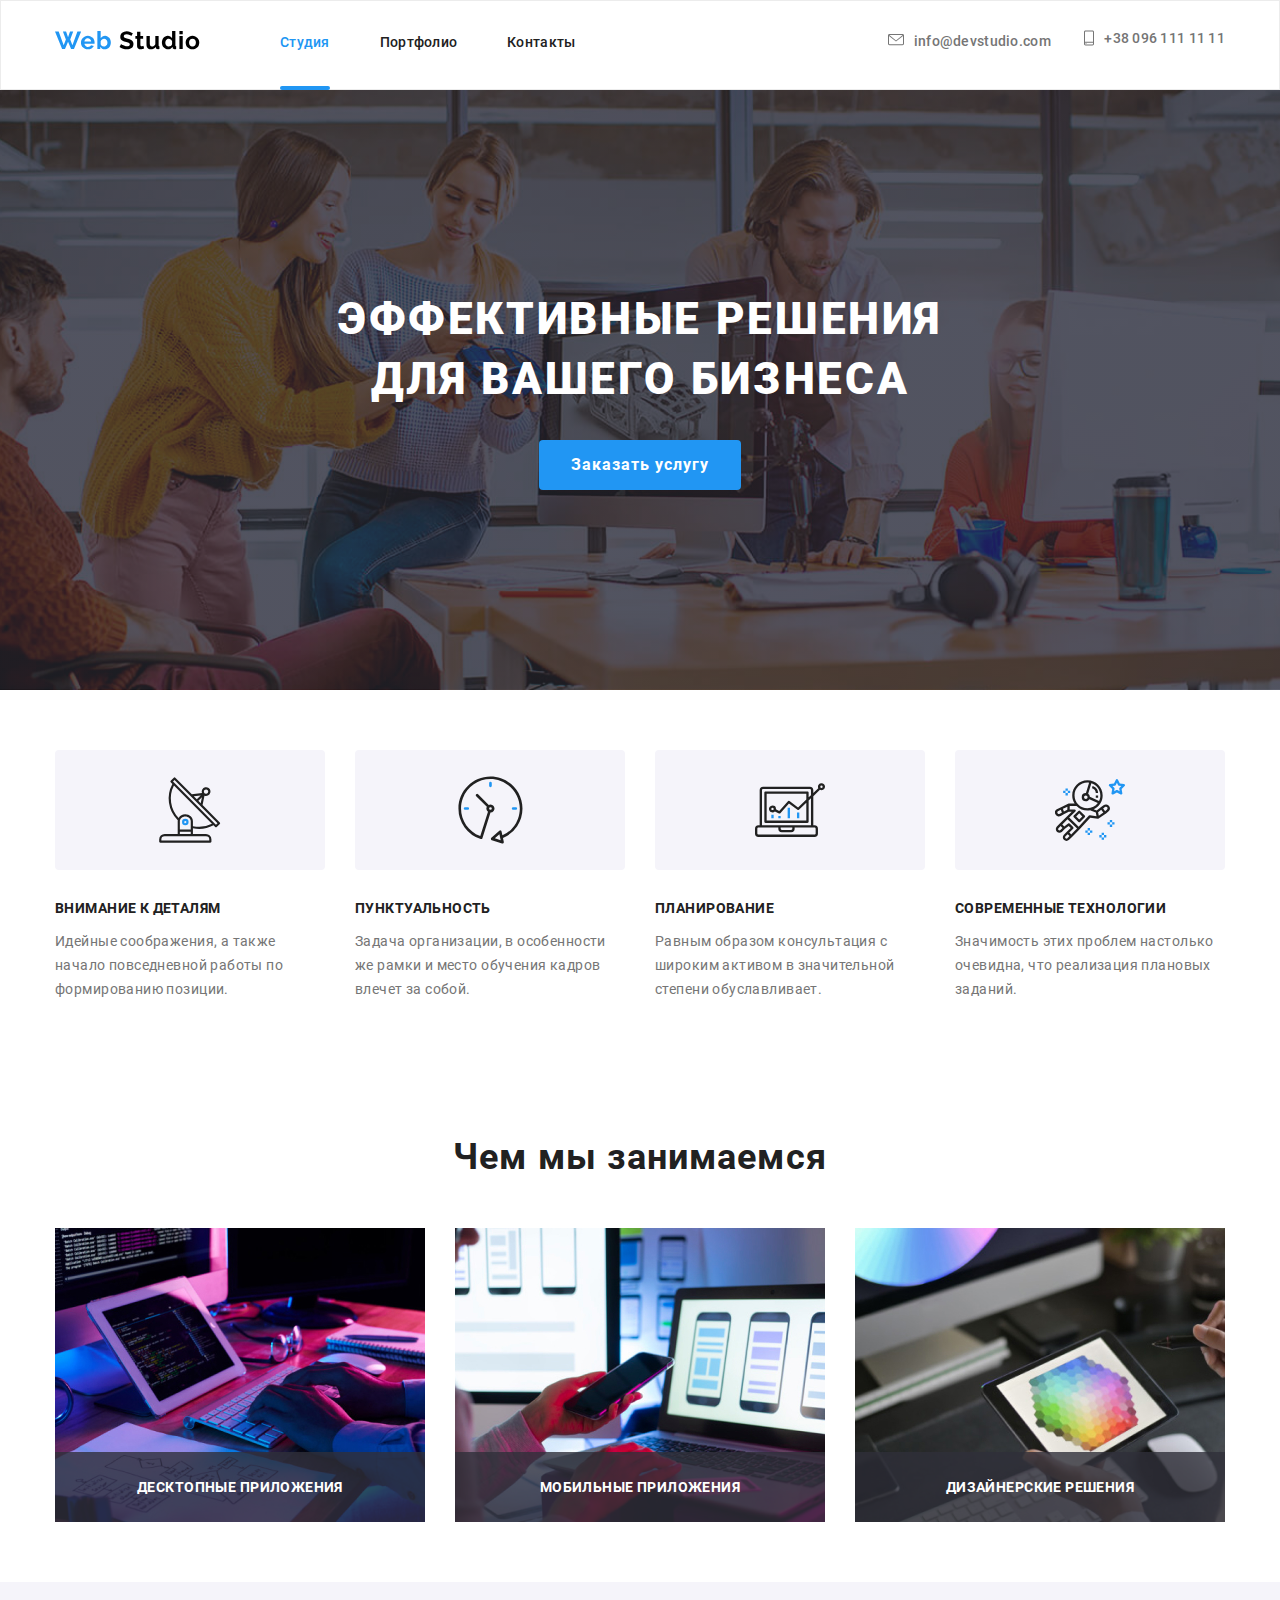
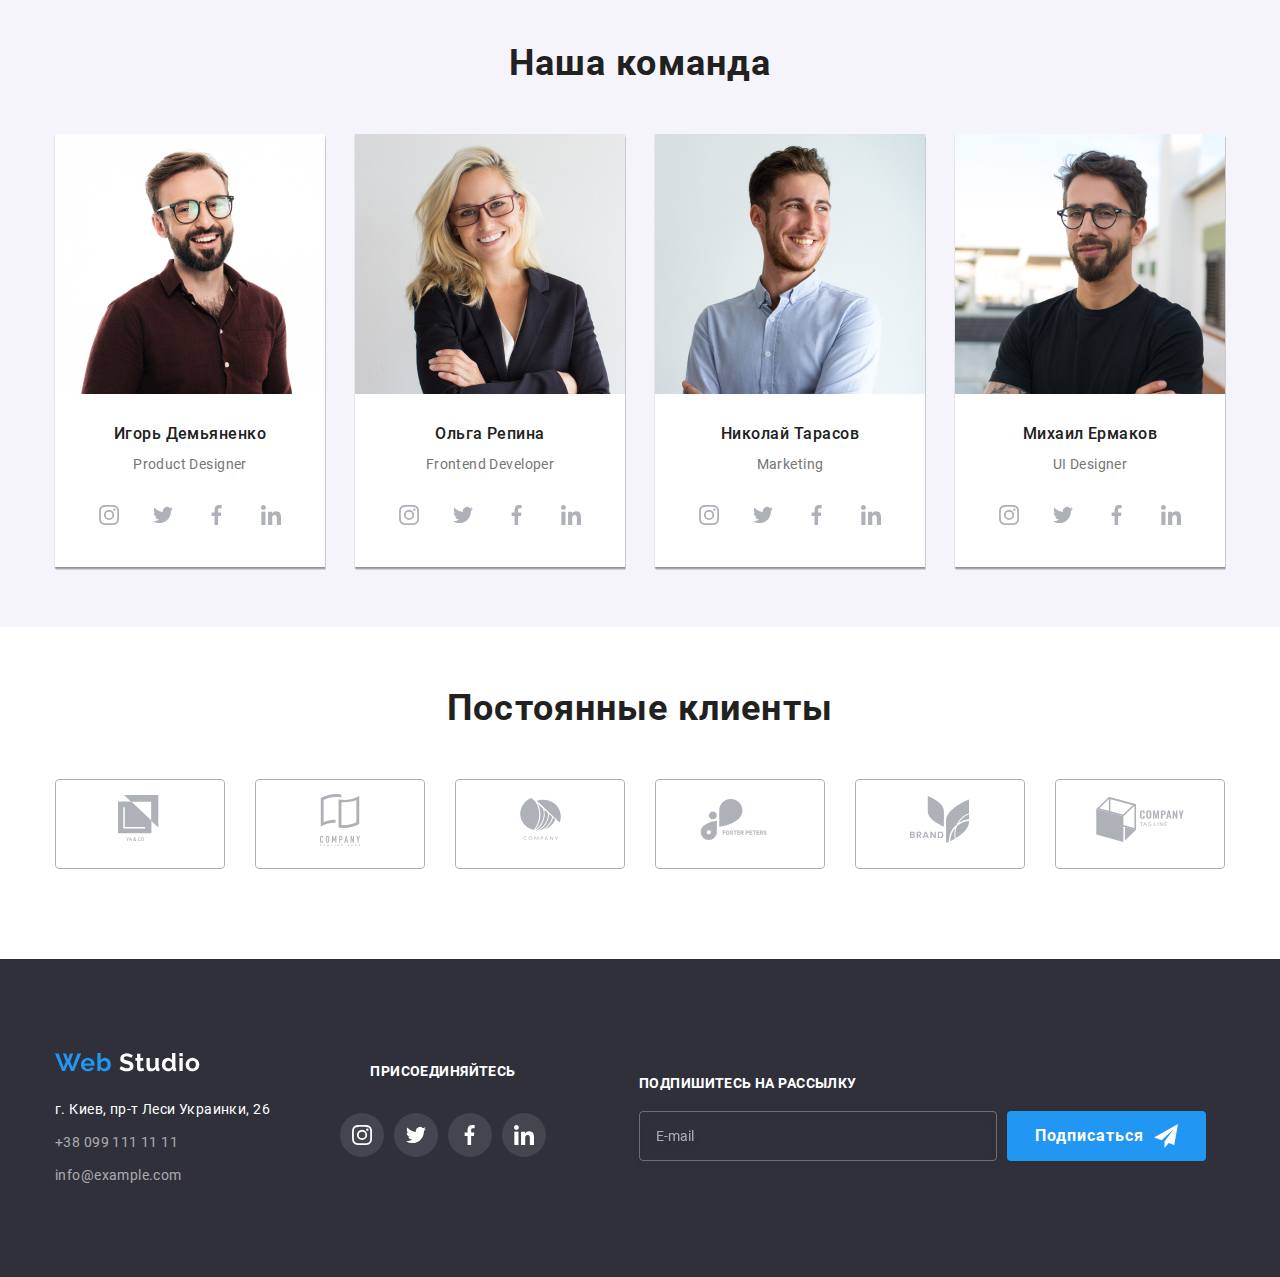
<file: index.html>
<!DOCTYPE html>
<html lang="ru">
  <head>
    <meta charset="UTF-8" />
    <meta name="viewport" content="width=device-width, initial-scale=1.0" />
    <title>Document</title>
    <link rel="stylesheet" href="./css/main.min.css" />
  </head>
  <body>
    <header class="page-header">
      <div class="container flexbox mobile-size">
        <nav class="navigation">
          <a href="./" class="logo">
            <svg width="145" height="31">
              <use href="./images/icons/sprite.svg#logo"></use>
            </svg>
          </a>
          

          <ul class="list menu-list hide">
            <li class="list-item">
              <a href="#" class="link-item active">Студия</a>
            </li>
            <li class="list-item">
              <a href="./portfolio.html" class="link-item">Портфолио</a>
            </li>
            <li class="list-item">
              <a href="#" class="link-item">Контакты</a>
            </li>
          </ul>
        </nav>
        <button type="button" class="mobile-menu-btn" data-menu-button aria-expanded="false">
          <svg  width="40" height="40" aria-label="show burger menu">
            <use class="icon-menu-close" href="./images/icons/sprite.svg#close-menu"></use>
            <use class="icon-menu-burger" href="./images/icons/sprite.svg#burger-menu"></use>
          </svg>
        </button>
        <div class="cont hide">
        <a href="mailto:info@devstudio.com" class="contacts">
          <svg class="contacts-icon" width="16" height="12">
            <use href="./images/icons/sprite.svg#envelope"></use>
          </svg>
          info@devstudio.com</a
        >
        <a href="tel:+380961111111" class="contacts">
          <svg class="contacts-icon" width="10" height="16">
            <use href="./images/icons/sprite.svg#smartphone"></use>
          </svg>

          +38 096 111 11 11</a
        >
     
        </div>
          
      </div>
     
      <div class="mobile-menu" id="mobile-menu" data-menu>
        <div class="mobile-show">
          <ul class="list mobile-ul">
          <li class="">
            <a href="#" class="link-item active">Студия</a>
          </li>
          <li class="">
            <a href="./portfolio.html" class="link-item">Портфолио</a>
          </li>
          <li class="">
            <a href="#" class="link-item">Контакты</a>
          </li>
        </ul>
        </nav>
      
        <a href="mailto:info@devstudio.com" class="contacts mobile-contacts">
          <svg class="contacts-icon" width="16" height="12">
            <use href="./images/icons/sprite.svg#envelope"></use>
          </svg>
          info@devstudio.com</a>
        <a href="tel:+380961111111" class="contacts mobile-contacts">
          <svg class="contacts-icon" width="10" height="16">
            <use href="./images/icons/sprite.svg#smartphone"></use>
          </svg>
      
          +38 096 111 11 11</a>
          </div>
      </div>
     
    </header>
    
    <main>
      <section class="hero">
        <div class="container">
          <h1 class="page-title">
            Эффективные решения <br />
            для вашего бизнеса
          </h1>
          <div class="size-btn">
            <button class="link-btn" data-modal-open>Заказать услугу</button>
          </div>
        </div>
      </section>
      <section>
        <div class="container flexbox pad">
          <h2 class="section-title" hidden>Описание работы</h2>
          <ul class="list list-work">
            <li class="desc-of-work-item">
              <div class="icon-item-bg">
                <svg width="65.32" height="70" class="icon-align">
                  <use href="./images/icons/sprite.svg#antenna"></use>
                </svg>
              </div>
              <h3 class="icon-title">Внимание к деталям</h3>
              <p>
                Идейные соображения, а также начало повседневной работы по
                формированию позиции.
              </p>
            </li>
            <li class="desc-of-work-item">
              <div class="icon-item-bg">
                <svg class="icon-align" width="66.96" height="70">
                  <use href="./images/icons/sprite.svg#clock"></use>
                </svg>
              </div>
              <h3 class="icon-title">Пунктуальность</h3>
              <p>
                Задача организации, в особенности же рамки и место обучения
                кадров влечет за собой.
              </p>
            </li>
            <li class="desc-of-work-item">
              <div class="icon-item-bg">
                <svg class="icon-align" width="70" height="70">
                  <use href="./images/icons/sprite.svg#diagram"></use>
                </svg>
              </div>
              <h3 class="icon-title">Планирование</h3>
              <p>
                Равным образом консультация с широким активом в значительной
                степени обуславливает.
              </p>
            </li>
            <li class="desc-of-work-item">
              <div class="icon-item-bg">
                <svg class="icon-align" width="70" height="70">
                  <use href="./images/icons/sprite.svg#astronaut"></use>
                </svg>
              </div>
              <h3 class="icon-title">Современные технологии</h3>
              <p>
                Значимость этих проблем настолько очевидна, что реализация
                плановых заданий.
              </p>
            </li>
          </ul>
        </div>
      </section>
      <section class="what-we-do">
        <div class="container section-padding">
          <h2 class="section-title">Чем мы занимаемся</h2>
          <ul class="list list-work">
            <li class="list-what-we-do">
              <a href="#">
                <div class="position-p">
                  
                  <img
                  srcset="./images/desktop/imgwwd1.jpg 1x, ./images/desktop/imgwwd1@2x.jpg 2x" media="(min-width: 1200px)" 
                
                    src="./images/description_of_work/laptop.jpg"
                    alt="laptop"
                    width="370"
                   
                  />
                  
                  <h3 class="img-title">Десктопные приложения</h3>
                </div>
              </a>
            </li>
            <li class="list-what-we-do">
              <a href="#">
                <div class="position-p">
                
                  <img
                  srcset="./images/desktop/imgwwd2.jpg 1x , ./images/desktop/imgwwd2@2x.jpg 2x" media="min-width: 1200px" 
                  
                    src="./images/description_of_work/phone.jpg"
                    alt="mobile"
                    width="370"
                  />
                
                  <h3 class="img-title">Мобильные приложения</h3>
                </div>
              </a>
            </li>
            <li class="list-what-we-do">
              <a href="#">
                <div class="position-p">
                 
                  <img
srcset="./images/desktop/imgwwd3.jpg 1x , ./images/desktop/imgwwd3@2x.jpg 2x" media="min-width: 1200px"
                    src="./images/description_of_work/tablet.jpg"
                    alt="screen"
                    width="370"
                  />
              
                  <h3 class="img-title">Дизайнерские решения</h3>
                </div>
              </a>
            </li>
          </ul>
        </div>
      </section>
      <section class="our-team-color">
        <div class="container section-padding">
          <h2 class="section-title">Наша команда</h2>
          <ul class="list list-work">
            <li class="item-team-list">
             <picture>
               <source srcset="./images/desktop/imgigor.jpg 1x, ./images/desktop/imgigor@2x.jpg 2x" media="(min-width: 1200px)">
              <source srcset="./images/tablet/imgigor.jpg 1x, ./images/tablet/imgigor@2x.jpg 2x" media="(min-width: 768px)">
                <source srcset="./images/mobile/igor.jpg 1x, ./images/mobile/igor@2x.jpg 2x" media="(max-width: 767px)">
                <img
            
            
                src="./images/our_team/igor.jpg"
                alt="Игорь Демьяненко"
                
              />
</picture>
              <h3 class="title-h3">Игорь Демьяненко</h3>
              <p lang="en">Product Designer</p>
              <ul class="list menu-list icon-link-list">
                <li>
                  <a
                    href="https://www.instagram.com/"
                    target="_blank"
                    rel="noopener noreferrer"
                    aria-label="ссылка Инстаграм"
                    class="icon-link"
                  >
                    <svg class="icon-img" width="20" height="20">
                      <use href="./images/icons/sprite.svg#instagram"></use>
                    </svg>
                  </a>
                </li>
                <li>
                  <a
                    href="https://twitter.com/"
                    target="_blank"
                    rel="noopener noreferrer"
                    aria-label="ссылка Твиттер"
                    class="icon-link"
                  >
                    <svg class="icon-img" width="20" height="20">
                      <use href="./images/icons/sprite.svg#twitter"></use>
                    </svg>
                  </a>
                </li>
                <li>
                  <a
                    href="https://facebook.com/"
                    target="_blank"
                    rel="noopener noreferrer"
                    aria-label="ссылка Фейсбук"
                    class="icon-link"
                  >
                    <svg class="icon-img" width="20" height="20">
                      <use href="./images/icons/sprite.svg#facebook"></use>
                    </svg>
                  </a>
                </li>
                <li>
                  <a
                    href="https://www.linkedin.com/"
                    target="_blank"
                    rel="noopener noreferrer"
                    aria-label="ссылка Линкедин"
                    class="icon-link"
                  >
                    <svg class="icon-img" width="20" height="20">
                      <use href="./images/icons/sprite.svg#linkedin"></use>
                    </svg>
                  </a>
                </li>
              </ul>
            </li>
            <li class="item-team-list">
                      <picture>
                        <source srcset="./images/desktop/imgolga.jpg 1x, ./images/desktop/imgolga@2x.jpg 2x" media="(min-width: 1200px)">
                        <source srcset="./images/tablet/imgolga.jpg 1x, ./images/tablet/imgolga@2x.jpg 2x" media="(min-width: 768px)">
                        <source srcset="./images/mobile/olga.jpg 1x, ./images/mobile/olga@2x.jpg 2x" media="(max-width: 767px)">
                      <img  src="./images/our_team/olga.jpg" alt="Ольга Репина" />
                      </picture>
              
              <h3 class="title-h3">Ольга Репина</h3>
              <p lang="en">Frontend Developer</p>
              <ul class="list menu-list icon-link-list">
                <li>
                  <a
                    href="https://www.instagram.com/"
                    target="_blank"
                    rel="noopener noreferrer"
                    aria-label="ссылка Инстаграм"
                    class="icon-link"
                  >
                    <svg class="icon-img" width="20" height="20">
                      <use href="./images/icons/sprite.svg#instagram"></use>
                    </svg>
                  </a>
                </li>
                <li>
                  <a
                    href="https://twitter.com/"
                    target="_blank"
                    rel="noopener noreferrer"
                    aria-label="ссылка Твиттер"
                    class="icon-link"
                  >
                    <svg class="icon-img" width="20" height="20">
                      <use href="./images/icons/sprite.svg#twitter"></use>
                    </svg>
                  </a>
                </li>
                <li>
                  <a
                    href="https://facebook.com/"
                    target="_blank"
                    rel="noopener noreferrer"
                    aria-label="ссылка Фейсбук"
                    class="icon-link"
                  >
                    <svg class="icon-img" width="20" height="20">
                      <use href="./images/icons/sprite.svg#facebook"></use>
                    </svg>
                  </a>
                </li>
                <li>
                  <a
                    href="https://www.linkedin.com/"
                    target="_blank"
                    rel="noopener noreferrer"
                    aria-label="ссылка Линкедин"
                    class="icon-link"
                  >
                    <svg class="icon-img" width="20" height="20">
                      <use href="./images/icons/sprite.svg#linkedin"></use>
                    </svg>
                  </a>
                </li>
              </ul>
            </li>
            <li class="item-team-list">
                <picture>
                  <source srcset="./images/desktop/imgnikolai.jpg 1x, ./images/desktop/imgnikolai@2x.png 2x" media="(min-width: 1200px)">
                  <source srcset="./images/tablet/imgnikolai.jpg 1x, ./images/tablet/imgnikolai@2x.jpg 2x" media="(min-width: 768px)">
                  <source srcset="./images/mobile/nikolai.jpg 1x, ./images/mobile/nikolai@2x.jpg 2x" media="(max-width: 767px)">
                <img  src="./images/our_team/nikolai.jpg" alt="Николай Тарасов" />
                </picture>
              
              <h3 class="title-h3">Николай Тарасов</h3>
              <p lang="en">Marketing</p>
              <ul class="list menu-list icon-link-list">
                <li>
                  <a
                    href="https://www.instagram.com/"
                    target="_blank"
                    rel="noopener noreferrer"
                    aria-label="ссылка Инстаграм"
                    class="icon-link"
                  >
                    <svg class="icon-img" width="20" height="20">
                      <use href="./images/icons/sprite.svg#instagram"></use>
                    </svg>
                  </a>
                </li>
                <li>
                  <a
                    href="https://twitter.com/"
                    target="_blank"
                    rel="noopener noreferrer"
                    aria-label="ссылка Твиттер"
                    class="icon-link"
                  >
                    <svg class="icon-img" width="20" height="20">
                      <use href="./images/icons/sprite.svg#twitter"></use>
                    </svg>
                  </a>
                </li>
                <li>
                  <a
                    href="https://facebook.com/"
                    target="_blank"
                    rel="noopener noreferrer"
                    aria-label="ссылка Фейсбук"
                    class="icon-link"
                  >
                    <svg class="icon-img" width="20" height="20">
                      <use href="./images/icons/sprite.svg#facebook"></use>
                    </svg>
                  </a>
                </li>
                <li>
                  <a
                    href="https://www.linkedin.com/"
                    target="_blank"
                    rel="noopener noreferrer"
                    aria-label="ссылка Линкедин"
                    class="icon-link"
                  >
                    <svg class="icon-img" width="20" height="20">
                      <use href="./images/icons/sprite.svg#linkedin"></use>
                    </svg>
                  </a>
                </li>
              </ul>
            </li>
            <li class="item-team-list">
              <picture>
                <source srcset="./images/desktop/imgmiha.jpg 1x, ./images/desktop/imgmiha@2x.png 2x"
                  media="(min-width: 1200px)">
                <source srcset="./images/tablet/imgmiha.jpg 1x, ./images/tablet/imgmiha@2x.jpg 2x" media="(min-width: 768px)">
                <source srcset="./images/mobile/miha.jpg 1x, ./images/mobile/miha@2x.jpg 2x" media="(max-width: 767px)">
                  <img src="./images/our_team/mikhail.jpg" alt="Михаил Ермаков" />
              </picture>
            
              <h3 class="title-h3">Михаил Ермаков</h3>
              <p lang="en">UI Designer</p>
              <ul class="list menu-list icon-link-list">
                <li>
                  <a
                    href="https://www.instagram.com/"
                    target="_blank"
                    rel="noopener noreferrer"
                    aria-label="ссылка Инстаграм"
                    class="icon-link"
                  >
                    <svg class="icon-img" width="20" height="20">
                      <use href="./images/icons/sprite.svg#instagram"></use>
                    </svg>
                  </a>
                </li>
                <li>
                  <a
                    href="https://twitter.com/"
                    target="_blank"
                    rel="noopener noreferrer"
                    aria-label="ссылка Твиттер"
                    class="icon-link"
                  >
                    <svg class="icon-img" width="20" height="20">
                      <use href="./images/icons/sprite.svg#twitter"></use>
                    </svg>
                  </a>
                </li>
                <li>
                  <a
                    href="https://facebook.com/"
                    target="_blank"
                    rel="noopener noreferrer"
                    aria-label="ссылка Фейсбук"
                    class="icon-link"
                  >
                    <svg class="icon-img" width="20" height="20">
                      <use href="./images/icons/sprite.svg#facebook"></use>
                    </svg>
                  </a>
                </li>
                <li>
                  <a
                    href="https://www.linkedin.com/"
                    target="_blank"
                    rel="noopener noreferrer"
                    aria-label="ссылка Линкедин"
                    class="icon-link"
                  >
                    <svg class="icon-img" width="20" height="20">
                      <use href="./images/icons/sprite.svg#linkedin"></use>
                    </svg>
                  </a>
                </li>
              </ul>
            </li>
          </ul>
        </div>
      </section>
      <section>
        <div class="container section-padding">
          <h2 class="section-title">Постоянные клиенты</h2>
          <ul class="list menu-icons-list list-nav-icon">
            <li class="nav-icon-item">
              <a class="nav-icon-link" href="#"
                ><svg class="nav-icon" width="44.27" height="49.23">
                  <use href="./images/icons/sprite.svg#logo1"></use>
                </svg>
              </a>
            </li>
            <li class="nav-icon-item">
              <a class="nav-icon-link" href="#"
                ><svg class="nav-icon" width="40" height="52">
                  <use href="./images/icons/sprite.svg#logo2"></use>
                </svg>
              </a>
            </li>
            <li class="nav-icon-item">
              <a class="nav-icon-link" href="#"
                ><svg class="nav-icon" width="41" height="42.6">
                  <use href="./images/icons/sprite.svg#logo6"></use>
                </svg>
              </a>
            </li>
            <li class="nav-icon-item">
              <a class="nav-icon-link" href="#"
                ><svg class="nav-icon" width="79.66" height="42.02">
                  <use href="./images/icons/sprite.svg#logo3"></use>
                </svg>
              </a>
            </li>
            <li class="nav-icon-item">
              <a class="nav-icon-link" href="#"
                ><svg class="nav-icon" width="59" height="47">
                  <use href="./images/icons/sprite.svg#logo4"></use>
                </svg>
              </a>
            </li>
            <li class="nav-icon-item">
              <a class="nav-icon-link" href="#"
                ><svg class="nav-icon" width="88.48" height="45.44">
                  <use href="./images/icons/sprite.svg#logo5"></use>
                </svg>
              </a>
            </li>
          </ul>
        </div>
      </section>
    </main>
    <footer class="foot-color">
      <div class="container flexbox section-padding">
        <section>
          <div class="foot-nav">
            <h2 class="section-title" hidden>Контакты</h2>
            <a href="./" class="dostalo"
              ><svg width="145" height="31" class="logotype">
                <use href="./images/icons/sprite.svg#logo"></use>
              </svg>
            </a>
            <address class="logo-foot">
              <ul class="list address-list">
                <li class="address-item">
                  <a
                    href="https://goo.gl/maps/zqUBnES2cwS98cau7"
                    target="_blank"
                    rel="noopener noreferrer"
                    class="map-color"
                    >г. Киев, пр-т Леси Украинки, 26</a
                  >
                </li>
                <li class="address-item">
                  <a href="tel:+380991111111" class="contact-color"
                    >+38 099 111 11 11</a
                  >
                </li>
                <li class="address-item">
                  <a href="mailto:info@example.com" class="contact-color"
                    >info@example.com</a
                  >
                </li>
              </ul>
            </address>
          </div>
        </section>
        <div class="join-to-us">
          <p class="join">Присоединяйтесь</p>
          <ul class="list menu-list icon-link-list foot-icon-list">
            <li>
              <a
                href="https://www.instagram.com/"
                target="_blank"
                rel="noopener noreferrer"
                aria-label="ссылка Инстаграм"
                class="icon-foot-link"
              >
                <svg class="icon-foot-img" width="20" height="20">
                  <use href="./images/icons/sprite.svg#instagram"></use>
                </svg>
              </a>
            </li>
            <li>
              <a
                href="https://twitter.com/"
                target="_blank"
                rel="noopener noreferrer"
                aria-label="ссылка Твиттер"
                class="icon-foot-link"
              >
                <svg class="icon-foot-img" width="20" height="20">
                  <use href="./images/icons/sprite.svg#twitter"></use>
                </svg>
              </a>
            </li>
            <li>
              <a
                href="https://facebook.com/"
                target="_blank"
                rel="noopener noreferrer"
                aria-label="ссылка Фейсбук"
                class="icon-foot-link"
              >
                <svg class="icon-foot-img" width="20" height="20">
                  <use href="./images/icons/sprite.svg#facebook"></use>
                </svg>
              </a>
            </li>
            <li>
              <a
                href="https://www.linkedin.com/"
                target="_blank"
                rel="noopener noreferrer"
                aria-label="ссылка Линкедин"
                class="icon-foot-link"
              >
                <svg class="icon-foot-img" width="20" height="20">
                  <use href="./images/icons/sprite.svg#linkedin"></use>
                </svg>
              </a>
            </li>
          </ul>
        </div>
        <div class="subscribe">
          <form class="forma">
            <label for="email" class="subscribe-label join"
              >Подпишитесь на рассылку
            </label>
            <!-- <div class="align-form"> -->
              <input
                class="subscribe-input"
                name="email"
                id="email"
                type="email"
                placeholder="E-mail"
              />
         
            <!-- </div> -->
          </form>
          <div class="align-btn">
              <button type="submit" class="link-btn send-btn">
                <span class="span-between"> Подписаться </span>
                <svg width="24" height="24">
                  <use href="./images/icons/sprite.svg#send"></use>
                </svg>
              </button>
              </div>
        </div>
      </div>
    </footer>
    <div class="backdrop is-hidden" data-modal>
      <div class="modal">
        <button class="btn-close" data-modal-close>
          <svg width="11" height="11" class="svg-close">
            <use href="./images/icons/sprite.svg#close"></use>
          </svg>
        </button>
        <h2 class="modal-header">Оставьте свои данные, мы вам  перезвоним</h2>
        <form action="">
        <label class="modal-label" for="user-name">Имя</label>
        <div class="modal-svg-position">
          <svg width="12" height="12" class="modal-svg">
            <use href="./images/icons/sprite.svg#user"></use>
          </svg>
          <input
            name="user-name"
            type="text"
            id="user-name"
            class="modal-input"
          />
        </div>
        <label class="modal-label" for="user-phone">Телефон</label>
        <div class="modal-svg-position">
          <svg width="13" height="13" class="modal-svg">
            <use href="./images/icons/sprite.svg#tel"></use>
          </svg>
          <input
            name="user-phone"
            type="text"
            id="user-phone"
            class="modal-input"
          />
        </div>
        <label class="modal-label" for="user-email">Почта</label>
        <div class="modal-svg-position">
          <svg width="15" height="12" class="modal-svg">
            <use href="./images/icons/sprite.svg#mail"></use>
          </svg>
          <input
            name="user-email"
            type="text"
            id="user-email"
            class="modal-input"
          />
        </div>
        <label class="modal-label" for="comments">Комментарий</label>
        <textarea
          name="comments"
          placeholder="Введите текст"
          class="modal-comments"
        ></textarea>

        <label class="custom-check"
          ><span class="marr">
            Соглашаюсь с рассылкой и принимаю
            <a href="#">Условия договора</a></span
          >
          <input name="check-box" type="checkbox" />
          <span class="checkmark"></span>
        </label>

        <button class="link-btn modal-btn">Отправить</button>
    </form>
      </div>
    </div>
    <script src="./js/modal.js"></script>
    <script src="./js/menu-burger.js"></script>
  </body>
</html>
</file>
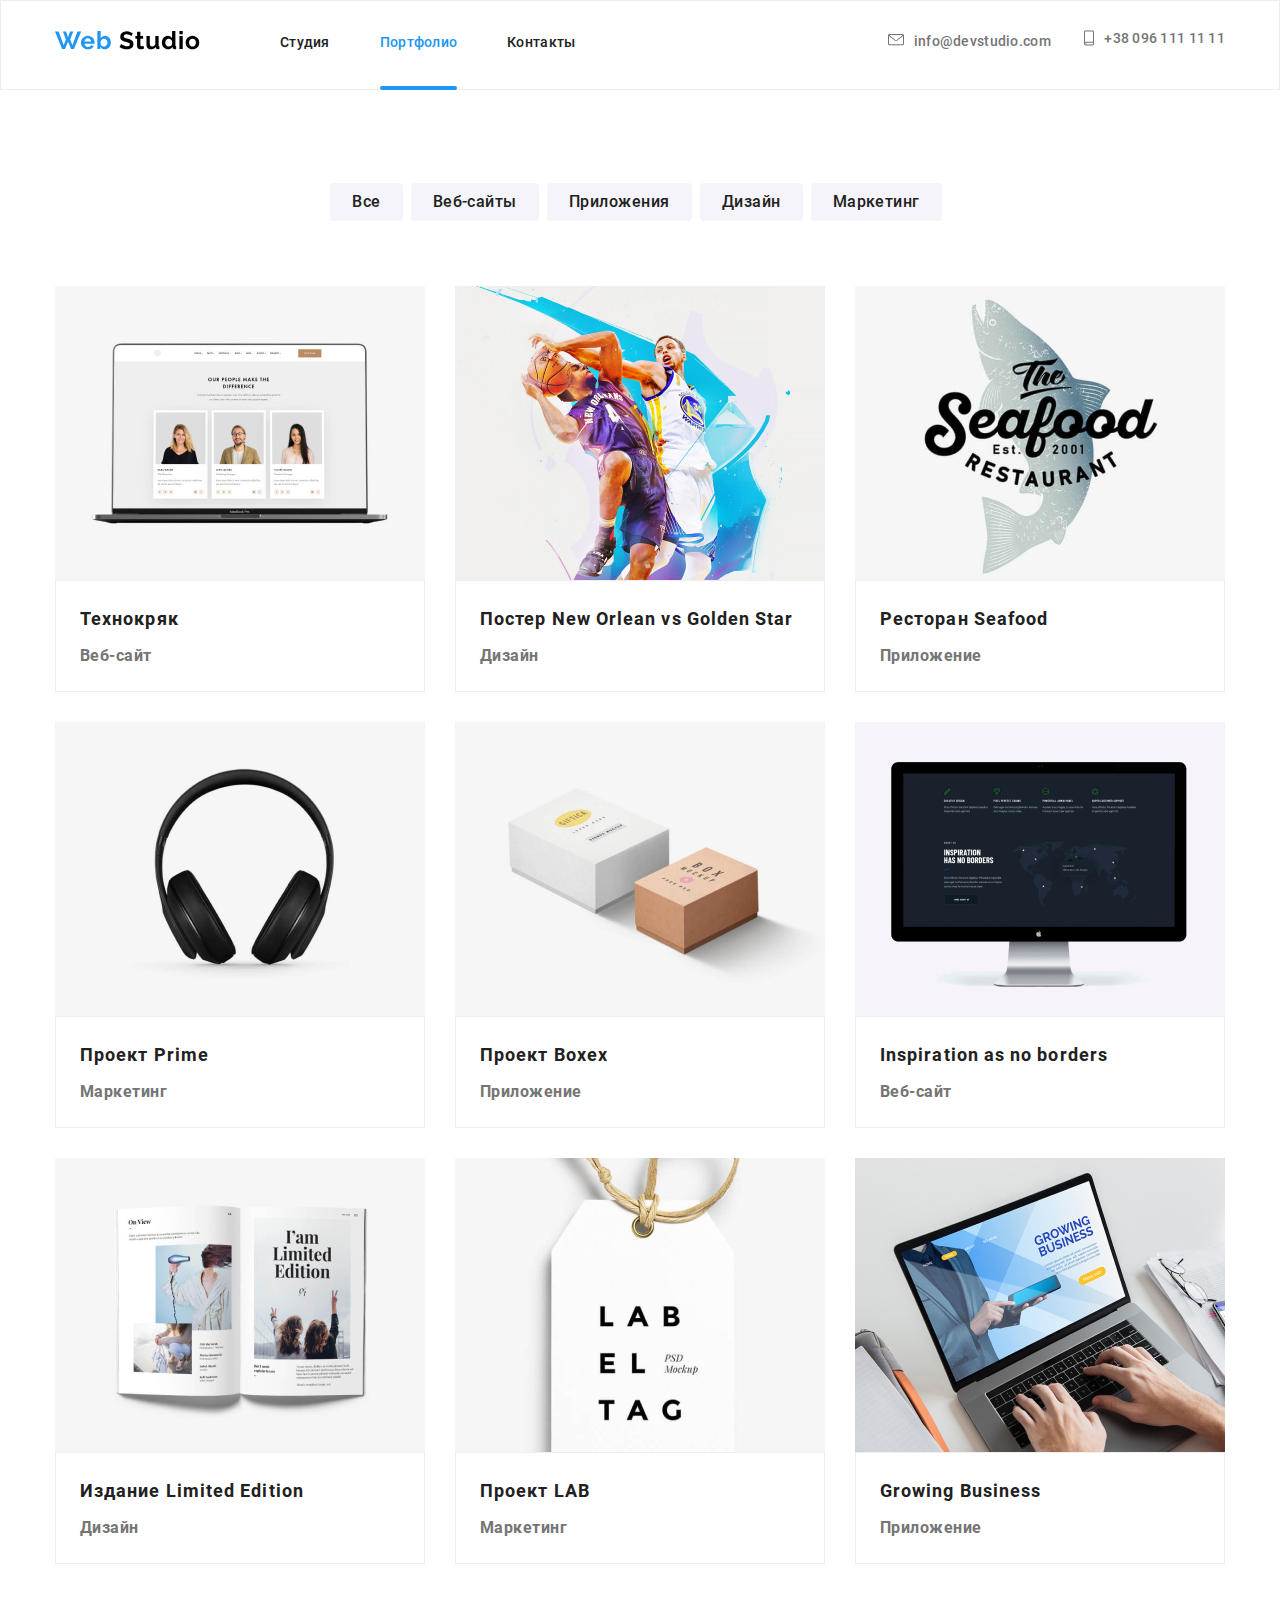
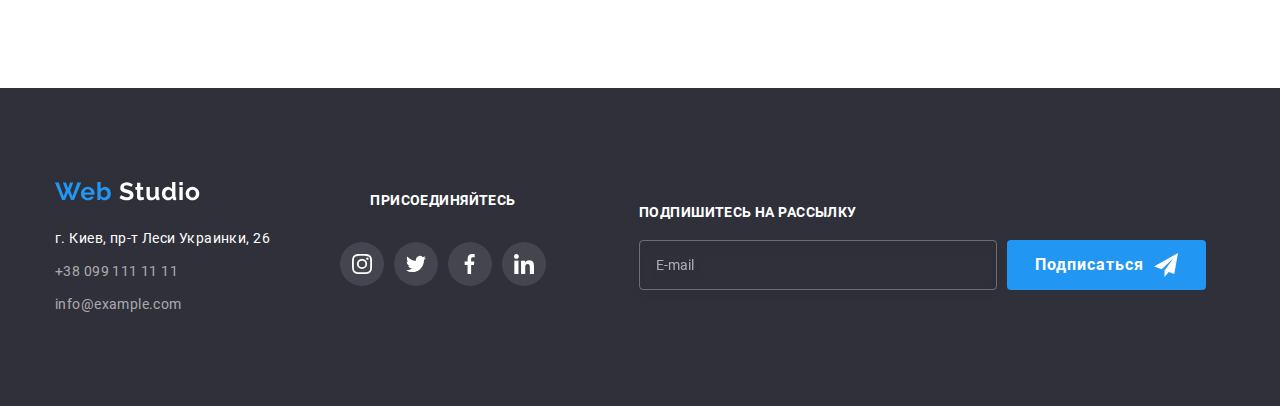
<file: portfolio.html>
<!DOCTYPE html>
<html lang="ru">
  <head>
    <meta charset="UTF-8" />
    <meta name="viewport" content="width=device-width, initial-scale=1.0" />

    <link rel="stylesheet" href="./css/portfolio.min.css" />
    <title>Document</title>
  </head>
  <body>
      <header class="page-header">
        <div class="container flexbox mobile-size">
          <nav class="navigation">
            <a href="./" class="logo">
              <svg width="145" height="31">
                <use href="./images/icons/sprite.svg#logo"></use>
              </svg>
            </a>
      
      
            <ul class="list menu-list hide">
              <li class="list-item">
                <a href="./index.html" class="link-item ">Студия</a>
              </li>
              <li class="list-item">
                <a href="./portfolio.html" class="link-item active">Портфолио</a>
              </li>
              <li class="list-item">
                <a href="#" class="link-item">Контакты</a>
              </li>
            </ul>
          </nav>
          <button type="button" class="mobile-menu-btn" data-menu-button aria-expanded="false">
            <svg width="40" height="40" aria-label="show burger menu">
              <use class="icon-menu-close" href="./images/icons/sprite.svg#close-menu"></use>
              <use class="icon-menu-burger" href="./images/icons/sprite.svg#burger-menu"></use>
            </svg>
          </button>
          <div class="cont hide">
            <a href="mailto:info@devstudio.com" class="contacts">
              <svg class="contacts-icon" width="16" height="12">
                <use href="./images/icons/sprite.svg#envelope"></use>
              </svg>
              info@devstudio.com</a>
            <a href="tel:+380961111111" class="contacts">
              <svg class="contacts-icon" width="10" height="16">
                <use href="./images/icons/sprite.svg#smartphone"></use>
              </svg>
      
              +38 096 111 11 11</a>
      
          </div>
      
        </div>
      
        <div class="mobile-menu" id="mobile-menu" data-menu>
          <div class="mobile-show">
            <ul class="list mobile-ul">
              <li class="">
                <a href="./index.html" class="link-item ">Студия</a>
              </li>
              <li class="">
                <a href="./portfolio.html" class="link-item active">Портфолио</a>
              </li>
              <li class="">
                <a href="#" class="link-item">Контакты</a>
              </li>
            </ul>
            </nav>
      
            <a href="mailto:info@devstudio.com" class="contacts mobile-contacts">
              <svg class="contacts-icon" width="16" height="12">
                <use href="./images/icons/sprite.svg#envelope"></use>
              </svg>
              info@devstudio.com</a>
            <a href="tel:+380961111111" class="contacts mobile-contacts">
              <svg class="contacts-icon" width="10" height="16">
                <use href="./images/icons/sprite.svg#smartphone"></use>
              </svg>
      
              +38 096 111 11 11</a>
          </div>
        </div>
      
      </header>
    <main>
      <section class="section-container">
        <div class="container">
          <h1 hidden class="port-title">Обзор вкладок</h1>
          <ul class="list btn-menu">
            <li class="btn-item">
              <button class="btn" type="button">Все</button>
            </li>
            <li class="btn-item">
              <button class="btn" type="button">Веб-сайты</button>
            </li>
            <li class="btn-item">
              <button class="btn" type="button">Приложения</button>
            </li>
            <li class="btn-item">
              <button class="btn" type="button">Дизайн</button>
            </li>
            <li class="btn-item">
              <button class="btn" type="button">Маркетинг</button>
            </li>
          </ul>
        </div>
        <div class="container">
          <ul class="list list-work">
            <li class="item-portfolio">
              <a href="#" class="port-title">
                <div class="position-p">
                          <picture>
                            <source srcset="./images/desktop/imgimg1.jpg 1x, ./images/desktop/imgimg1@2x.jpg 2x" media="(min-width: 1200px)">
                            <source srcset="./images/tablet/img1.jpg 1x, ./images/tablet/img1@2x.jpg 2x" media="(min-width: 768px)">
                            <source srcset="./images/mobile/img1.jpg 1x, ./images/mobile/img1@2x.jpg 2x" media="(max-width: 767px)">
                            <img src="./images/links/notebook.jpg" alt="Технокряк" class="d-block" />
                          </picture>
                
                  <p class="p-description">
                    Технокряк это современная площадка распространения
                    коронавируса. Компании используют эту платформу для
                    цифрового шпионажа и атак на защищенные сервера конкурентов.
                  </p>
                </div>
                <div class="border-li">
                  <h2 class="port-title">Технокряк</h2>
                  <p class="p-sections">Веб-сайт</p>
                </div>
              </a>
            </li>

            <li class="item-portfolio">
              <a href="#" class="port-title">
                <div>
                  <div class="position-p">
                    <picture>
                      <source srcset="./images/desktop/imgimg2.jpg 1x, ./images/desktop/imgimg2@2x.jpg 2x" media="(min-width: 1200px)">
                      <source srcset="./images/tablet/img2.jpg 1x, ./images/tablet/img2@2x.jpg 2x" media="(min-width: 768px)">
                      <source srcset="./images/mobile/img2.jpg 1x, ./images/mobile/img2@2x.jpg 2x" media="(max-width: 767px)">
                      <img class="d-block" src="./images/links/poster.jpg" alt="Постер New Orlean" />
                     </picture>
                
                    <p class="p-description">
                      Технокряк это современная площадка распространения
                      коронавируса. Компании используют эту платформу для
                      цифрового шпионажа и атак на защищенные сервера
                      конкурентов.
                    </p>
                  </div>
                  <div class="border-li">
                    <h2 class="port-title">Постер New Orlean vs Golden Star</h2>
                    <p class="p-sections">Дизайн</p>
                  </div>
                </div>
              </a>
            </li>

            <li class="item-portfolio">
              <a href="#" class="port-title">
                <div class="position-p">
                  <picture>
                    <source srcset="./images/desktop/imgimg3.jpg 1x, ./images/desktop/imgimg3@2x.jpg 2x" media="(min-width: 1200px)">
                    <source srcset="./images/tablet/img3.jpg 1x, ./images/tablet/img3@2x.jpg 2x" media="(min-width: 768px)">
                    <source srcset="./images/mobile/img3.jpg 1x, ./images/mobile/img3@2x.jpg 2x" media="(max-width: 767px)">
                  <img class="d-block" src="./images/links/seafood.jpg" alt="Ресторан Seafood" />
                 </picture>
                
                  <p class="p-description">
                    Технокряк это современная площадка распространения
                    коронавируса. Компании используют эту платформу для
                    цифрового шпионажа и атак на защищенные сервера конкурентов.
                  </p>
                </div>
                <div class="border-li">
                  <h2 class="port-title">Ресторан Seafood</h2>
                  <p class="p-sections">Приложение</p>
                </div>
              </a>
            </li>

            <li class="item-portfolio">
              <a href="#" class="port-title">
                <div class="position-p">
                  <picture>
                    <source srcset="./images/desktop/imgimg4.jpg 1x, ./images/desktop/imgimg4@2x.jpg 2x" media="(min-width: 1200px)">
                    <source srcset="./images/tablet/img4.png 1x, ./images/tablet/img4@2x.png 2x" media="(min-width: 768px)">
                    <source srcset="./images/mobile/img4.jpg 1x, ./images/mobile/img4@2x.jpg 2x" media="(max-width: 767px)">
                  <img class="d-block" src="./images/links/headphone.jpg" alt="Проект Prime" />
                  </picture>
               
                  <p class="p-description">
                    Технокряк это современная площадка распространения
                    коронавируса. Компании используют эту платформу для
                    цифрового шпионажа и атак на защищенные сервера конкурентов.
                  </p>
                </div>
                <div class="border-li">
                  <h2 class="port-title">Проект Prime</h2>
                  <p class="p-sections">Маркетинг</p>
                </div>
              </a>
            </li>

            <li class="item-portfolio">
              <a href="#" class="port-title">
                <div class="position-p">
                  <picture>
                    <source srcset="./images/desktop/imgimg5.jpg 1x, ./images/desktop/imgimg5@2x.png 2x" media="(min-width: 1200px)">
                    <source srcset="./images/tablet/img5.jpg 1x, ./images/tablet/img5@2x.jpg 2x" media="(min-width: 768px)">
                    <source srcset="./images/mobile/img5.jpg 1x, ./images/mobile/img5@2x.jpg 2x" media="(max-width: 767px)">
                  <img class="d-block" src="./images/links/boxes.jpg" alt="Проект Boxex" />
                 </picture>
                
                  <p class="p-description">
                    Технокряк это современная площадка распространения
                    коронавируса. Компании используют эту платформу для
                    цифрового шпионажа и атак на защищенные сервера конкурентов.
                  </p>
                </div>
                <div class="border-li">
                  <h2 class="port-title">Проект Boxex</h2>
                  <p class="p-sections">Приложение</p>
                </div>
              </a>
            </li>
            <li class="item-portfolio">
              <a href="#" class="port-title">
                <div class="position-p">
                  <picture>
                    <source srcset="./images/desktop/imgimg6.jpg 1x, ./images/desktop/imgimg6@2x.jpg 2x" media="(min-width: 1200px)">
                    <source srcset="./images/tablet/img6.jpg 1x, ./images/tablet/img6@2x.jpg 2x" media="(min-width: 768px)">
                    <source srcset="./images/mobile/img6.jpg 1x, ./images/mobile/img6@2x.jpg 2x" media="(max-width: 767px)">
                    <img class="d-block" src="./images/links/screen.jpg" alt="Inspiration as no borders" />
                   </picture>
               
                  <p class="p-description">
                    Технокряк это современная площадка распространения
                    коронавируса. Компании используют эту платформу для
                    цифрового шпионажа и атак на защищенные сервера конкурентов.
                  </p>
                </div>
                <div class="border-li">
                  <h2 class="port-title">Inspiration as no borders</h2>
                  <p class="p-sections">Веб-сайт</p>
                </div>
              </a>
            </li>
            <li class="item-portfolio">
              <a href="#" class="port-title">
                <div class="position-p">
                  <picture>
                    <source srcset="./images/desktop/imgimg7.jpg 1x, ./images/desktop/imgimg7@2x.jpg 2x" media="(min-width: 1200px)">
                    <source srcset="./images/tablet/img7.jpg 1x, ./images/tablet/img7@2x.jpg 2x" media="(min-width: 768px)">
                    <source srcset="./images/mobile/img7.jpg 1x, ./images/mobile/img7@2x.jpg 2x" media="(max-width: 767px)">
                    <img class="d-block" src="./images/links/book.jpg" alt="Издание Limited Edition" />
                   </picture>
               
                  <p class="p-description">
                    Технокряк это современная площадка распространения
                    коронавируса. Компании используют эту платформу для
                    цифрового шпионажа и атак на защищенные сервера конкурентов.
                  </p>
                </div>
                <div class="border-li">
                  <h2 class="port-title">Издание Limited Edition</h2>
                  <p class="p-sections">Дизайн</p>
                </div>
              </a>
            </li>
            <li class="item-portfolio">
              <a href="#" class="port-title">
                <div class="position-p">
                  <picture>
                    <source srcset="./images/desktop/imgimg8.jpg 1x, ./images/desktop/imgimg8@2x.jpg 2x" media="(min-width: 1200px)">
                    <source srcset="./images/tablet/img8.jpg 1x, ./images/tablet/img8@2x.jpg 2x" media="(min-width: 768px)">
                    <source srcset="./images/mobile/img8.jpg 1x, ./images/mobile/img8@2x.jpg 2x" media="(max-width: 767px)">
                    <img class="d-block" src="./images/links/imglabeltag.jpg" alt="Проект LAB" />
                  </picture>
                
                  <p class="p-description">
                    Технокряк это современная площадка распространения
                    коронавируса. Компании используют эту платформу для
                    цифрового шпионажа и атак на защищенные сервера конкурентов.
                  </p>
                </div>
                <div class="border-li">
                  <h2 class="port-title">Проект LAB</h2>
                  <p class="p-sections">Маркетинг</p>
                </div>
              </a>
            </li>
            <li class="item-portfolio">
              <a href="#" class="port-title">
                <div class="position-p">
                  <picture>
                    <source srcset="./images/desktop/imgimg9.jpg 1x, ./images/desktop/imgimg9@2x.jpg 2x" media="(min-width: 1200px)">
                    <source srcset="./images/tablet/img9.jpg 1x, ./images/tablet/img9@2x.jpg 2x" media="(min-width: 768px)">
                    <source srcset="./images/mobile/img9.jpg 1x, ./images/mobile/img9@2x.jpg 2x" media="(max-width: 767px)">
                  <img class="d-block" src="./images/links/imglaptop.jpg" alt="Growing Business" />
                 </picture>
                
                  <p class="p-description">
                    Технокряк это современная площадка распространения
                    коронавируса. Компании используют эту платформу для
                    цифрового шпионажа и атак на защищенные сервера конкурентов.
                  </p>
                </div>
                <div class="border-li">
                  <h2 class="port-title" lang="en">Growing Business</h2>
                  <p class="p-sections">Приложение</p>
                </div>
              </a>
            </li>
          </ul>
        </div>
      </section>
    </main>
    <footer class="foot-color">
      <div class="container flexbox section-padding">
        <section>
          <div class="foot-nav">
            <h2 class="section-title" hidden>Контакты</h2>
            <a href="./" class="dostalo"
              ><svg width="145" height="31" class="logotype">
                <use href="./images/icons/sprite.svg#logo"></use>
              </svg>
            </a>
            <address class="logo-foot">
              <ul class="list address-list">
                <li class="address-item">
                  <a
                    href="https://goo.gl/maps/zqUBnES2cwS98cau7"
                    target="_blank"
                    rel="noopener noreferrer"
                    class="map-color"
                    >г. Киев, пр-т Леси Украинки, 26</a
                  >
                </li>
                <li class="address-item">
                  <a href="tel:+380991111111" class="contact-color"
                    >+38 099 111 11 11</a
                  >
                </li>
                <li class="address-item">
                  <a href="mailto:info@example.com" class="contact-color"
                    >info@example.com</a
                  >
                </li>
              </ul>
            </address>
          </div>
        </section>
        <div class="join-to-us">
          <p class="join">Присоединяйтесь</p>
          <ul class="list menu-list icon-link-list foot-icon-list">
            <li>
              <a
                href="https://www.instagram.com/"
                target="_blank"
                rel="noopener noreferrer"
                aria-label="ссылка Инстаграм"
                class="icon-foot-link"
              >
                <svg class="icon-foot-img" width="20" height="20">
                  <use href="./images/icons/sprite.svg#instagram"></use>
                </svg>
              </a>
            </li>
            <li>
              <a
                href="https://twitter.com/"
                target="_blank"
                rel="noopener noreferrer"
                aria-label="ссылка Твиттер"
                class="icon-foot-link"
              >
                <svg class="icon-foot-img" width="20" height="20">
                  <use href="./images/icons/sprite.svg#twitter"></use>
                </svg>
              </a>
            </li>
            <li>
              <a
                href="https://facebook.com/"
                target="_blank"
                rel="noopener noreferrer"
                aria-label="ссылка Фейсбук"
                class="icon-foot-link"
              >
                <svg class="icon-foot-img" width="20" height="20">
                  <use href="./images/icons/sprite.svg#facebook"></use>
                </svg>
              </a>
            </li>
            <li>
              <a
                href="https://www.linkedin.com/"
                target="_blank"
                rel="noopener noreferrer"
                aria-label="ссылка Линкедин"
                class="icon-foot-link"
              >
                <svg class="icon-foot-img" width="20" height="20">
                  <use href="./images/icons/sprite.svg#linkedin"></use>
                </svg>
              </a>
            </li>
          </ul>
        </div>
        <div class="subscribe">
          <form class="forma">
            <label for="email" class="subscribe-label join"
              >Подпишитесь на рассылку
            </label>
            <!-- <div class="align-form"> -->
            <input
              class="subscribe-input"
              name="email"
              id="email"
              type="email"
              placeholder="E-mail"
            />

            <!-- </div> -->
          </form>
          <div class="align-btn">
            <button type="submit" class="link-btn send-btn">
              <span class="span-between"> Подписаться </span>
              <svg width="24" height="24">
                <use href="./images/icons/sprite.svg#send"></use>
              </svg>
            </button>
          </div>
        </div>
      </div>
    </footer>
    <script src="./js/menu-burger.js"></script>
  </body>
</html>
</file>
<file: css/main.min.css>
/*! normalize.css v8.0.1 | MIT License | github.com/necolas/normalize.css */html{line-height:1.15;-webkit-text-size-adjust:100%}body{margin:0}main{display:block}h1{font-size:2em;margin:0.67em 0}hr{-webkit-box-sizing:content-box;box-sizing:content-box;height:0;overflow:visible}pre{font-family:monospace, monospace;font-size:1em}a{background-color:transparent}abbr[title]{border-bottom:none;text-decoration:underline;-webkit-text-decoration:underline dotted;text-decoration:underline dotted}b,strong{font-weight:bolder}code,kbd,samp{font-family:monospace, monospace;font-size:1em}small{font-size:80%}sub,sup{font-size:75%;line-height:0;position:relative;vertical-align:baseline}sub{bottom:-0.25em}sup{top:-0.5em}img{border-style:none}button,input,optgroup,select,textarea{font-family:inherit;font-size:100%;line-height:1.15;margin:0}button,input{overflow:visible}button,select{text-transform:none}button,[type="button"],[type="reset"],[type="submit"]{-webkit-appearance:button}button::-moz-focus-inner,[type="button"]::-moz-focus-inner,[type="reset"]::-moz-focus-inner,[type="submit"]::-moz-focus-inner{border-style:none;padding:0}button:-moz-focusring,[type="button"]:-moz-focusring,[type="reset"]:-moz-focusring,[type="submit"]:-moz-focusring{outline:1px dotted ButtonText}fieldset{padding:0.35em 0.75em 0.625em}legend{-webkit-box-sizing:border-box;box-sizing:border-box;color:inherit;display:table;max-width:100%;padding:0;white-space:normal}progress{vertical-align:baseline}textarea{overflow:auto}[type="checkbox"],[type="radio"]{-webkit-box-sizing:border-box;box-sizing:border-box;padding:0}[type="number"]::-webkit-inner-spin-button,[type="number"]::-webkit-outer-spin-button{height:auto}[type="search"]{-webkit-appearance:textfield;outline-offset:-2px}[type="search"]::-webkit-search-decoration{-webkit-appearance:none}::-webkit-file-upload-button{-webkit-appearance:button;font:inherit}details{display:block}summary{display:list-item}template{display:none}[hidden]{display:none}@font-face{font-family:"Roboto";font-style:normal;font-weight:400;src:url("../fonts/roboto-v20-latin-ext_latin_cyrillic-ext_cyrillic-regular.eot");src:local("Roboto"),local("Roboto-Regular"),url("../fonts/roboto-v20-latin-ext_latin_cyrillic-ext_cyrillic-regular.eot?#iefix") format("embedded-opentype"),url("../fonts/roboto-v20-latin-ext_latin_cyrillic-ext_cyrillic-regular.woff2") format("woff2"),url("../fonts/roboto-v20-latin-ext_latin_cyrillic-ext_cyrillic-regular.woff") format("woff"),url("../fonts/roboto-v20-latin-ext_latin_cyrillic-ext_cyrillic-regular.ttf") format("truetype"),url("../fonts/roboto-v20-latin-ext_latin_cyrillic-ext_cyrillic-regular.svg#Roboto") format("svg")}@font-face{font-family:"Roboto";font-style:normal;font-weight:500;src:url("../fonts/roboto-v20-latin-ext_latin_cyrillic-ext_cyrillic-500.eot");src:local("Roboto Medium"),local("Roboto-Medium"),url("../fonts/roboto-v20-latin-ext_latin_cyrillic-ext_cyrillic-500.eot?#iefix") format("embedded-opentype"),url("../fonts/roboto-v20-latin-ext_latin_cyrillic-ext_cyrillic-500.woff2") format("woff2"),url("../fonts/roboto-v20-latin-ext_latin_cyrillic-ext_cyrillic-500.woff") format("woff"),url("../fonts/roboto-v20-latin-ext_latin_cyrillic-ext_cyrillic-500.ttf") format("truetype"),url("../fonts/roboto-v20-latin-ext_latin_cyrillic-ext_cyrillic-500.svg#Roboto") format("svg")}@font-face{font-family:"Roboto";font-style:normal;font-weight:700;src:url("../fonts/roboto-v20-latin-ext_latin_cyrillic-ext_cyrillic-700.eot");src:local("Roboto Bold"),local("Roboto-Bold"),url("../fonts/roboto-v20-latin-ext_latin_cyrillic-ext_cyrillic-700.eot?#iefix") format("embedded-opentype"),url("../fonts/roboto-v20-latin-ext_latin_cyrillic-ext_cyrillic-700.woff2") format("woff2"),url("../fonts/roboto-v20-latin-ext_latin_cyrillic-ext_cyrillic-700.woff") format("woff"),url("../fonts/roboto-v20-latin-ext_latin_cyrillic-ext_cyrillic-700.ttf") format("truetype"),url("../fonts/roboto-v20-latin-ext_latin_cyrillic-ext_cyrillic-700.svg#Roboto") format("svg")}@font-face{font-family:"Roboto";font-style:normal;font-weight:900;src:url("../fonts/roboto-v20-latin-ext_latin_cyrillic-ext_cyrillic-900.eot");src:local("Roboto Black"),local("Roboto-Black"),url("../fonts/roboto-v20-latin-ext_latin_cyrillic-ext_cyrillic-900.eot?#iefix") format("embedded-opentype"),url("../fonts/roboto-v20-latin-ext_latin_cyrillic-ext_cyrillic-900.woff2") format("woff2"),url("../fonts/roboto-v20-latin-ext_latin_cyrillic-ext_cyrillic-900.woff") format("woff"),url("../fonts/roboto-v20-latin-ext_latin_cyrillic-ext_cyrillic-900.ttf") format("truetype"),url("../fonts/roboto-v20-latin-ext_latin_cyrillic-ext_cyrillic-900.svg#Roboto") format("svg")}*{-webkit-box-sizing:border-box;box-sizing:border-box}.container{width:100%;padding-left:15px;padding-right:15px;margin-left:auto;margin-right:auto}@media (min-width: 480px){.container{width:480px}}@media (min-width: 768px){.container{width:768px}}@media (min-width: 1200px){.container{width:1200px}}body{font-family:"Roboto", sans-serif;font-style:normal;font-weight:400;font-size:14px;line-height:1.714;letter-spacing:0.03em;color:#757575}@media (min-width: 768px){.flexbox{display:-webkit-box;display:-ms-flexbox;display:flex;-ms-flex-wrap:wrap;flex-wrap:wrap;-webkit-box-pack:center;-ms-flex-pack:center;justify-content:center;-webkit-box-align:center;-ms-flex-align:center;align-items:center}}@media (min-width: 1200px){.flexbox{display:-webkit-box;display:-ms-flexbox;display:flex;-webkit-box-pack:start;-ms-flex-pack:start;justify-content:flex-start;-webkit-box-align:center;-ms-flex-align:center;align-items:center}}.list{list-style:none;padding:0;margin:0}.menu-list{display:-webkit-box;display:-ms-flexbox;display:flex}h1,h2,h3,h4{margin:0;padding:0}img{display:block;max-width:100%;height:auto}.section-title{font-weight:700;font-size:28px;line-height:1.178;margin-bottom:30px;text-align:center;letter-spacing:0.03em;color:#212121}@media (min-width: 1200px){.section-title{font-size:36px;line-height:1.167;margin-bottom:50px}}@media (min-width: 768px){.list-work{display:-webkit-box;display:-ms-flexbox;display:flex;-ms-flex-wrap:wrap;flex-wrap:wrap}}@media (min-width: 1200px){.list-work{display:-webkit-box;display:-ms-flexbox;display:flex;-ms-flex-wrap:wrap;flex-wrap:wrap}}.section-padding{padding-top:60px;padding-bottom:60px}.section-container{padding-bottom:94px}.pad{padding-top:60px;padding-bottom:60px}.position-p{position:relative;overflow:hidden;display:block}.d-block{display:block;height:auto;width:100%}.icon-title,.img-title,.join{font-weight:700;font-size:14px;line-height:1.142;letter-spacing:0.03em;text-transform:uppercase;color:#212121}.logo{margin-right:80px}.logo-foot{margin-top:20px}.logotype{--black: #fff;margin:0;padding:0}.btn-menu{display:-webkit-box;display:-ms-flexbox;display:flex;-webkit-box-pack:start;-ms-flex-pack:start;justify-content:flex-start;-ms-flex-wrap:wrap;flex-wrap:wrap;margin-top:60px;padding-bottom:50px}@media (min-width: 768px){.btn-menu{-webkit-box-pack:center;-ms-flex-pack:center;justify-content:center}}@media (min-width: 1200px){.btn-menu{padding-top:93px;margin-top:0}}.btn-item{margin-right:8px;margin-bottom:15px}.btn{font-weight:500;font-size:16px;line-height:1.625;text-align:center;letter-spacing:0.03em;color:#212121;text-decoration:none;border-radius:4px;background-color:#f5f4fa;border:none;padding:6px 22px;-webkit-transition:all 250ms cubic-bezier(0.4, 0, 0.2, 1);transition:all 250ms cubic-bezier(0.4, 0, 0.2, 1)}.btn:last-child{margin-right:0}.btn:hover,.btn:focus{color:#fff;background:#2196f3;border-radius:4px;cursor:pointer}.size-btn{display:-webkit-box;display:-ms-flexbox;display:flex;margin-top:30px;-webkit-box-align:center;-ms-flex-align:center;align-items:center;-webkit-box-pack:center;-ms-flex-pack:center;justify-content:center}.link-btn{font-weight:700;font-size:16px;line-height:1.875;text-align:center;letter-spacing:0.06em;text-decoration:none;border:none;color:#fff;padding:10px 32px;border-radius:4px;background:#2196f3;cursor:pointer}.link-item,.contacts{font-weight:500;font-size:14px;line-height:1.142;letter-spacing:0.02em;color:#212121;text-decoration:none;fill:#757575;-webkit-transition:250ms cubic-bezier(0.4, 0, 0.2, 1);transition:250ms cubic-bezier(0.4, 0, 0.2, 1)}.link-item:hover,.link-item:focus,.contacts:hover,.contacts:focus{color:#2196f3;fill:#2196f3}.send-btn{display:-webkit-inline-box;display:-ms-inline-flexbox;display:inline-flex;-webkit-box-pack:center;-ms-flex-pack:center;justify-content:center;-webkit-box-align:center;-ms-flex-align:center;align-items:center;padding:0 28px;height:50px;margin-top:20px}.modal-btn{position:relative;left:50%;-webkit-transform:translateX(-50%);transform:translateX(-50%);padding:10px 55px;margin-top:15px}.contacts-icon{margin-right:10px}.icon-link-list{-webkit-box-pack:center;-ms-flex-pack:center;justify-content:center;-webkit-box-align:center;-ms-flex-align:center;align-items:center;padding-bottom:24px;margin-top:16px}@media (min-width: 1200px){.icon-link-list{padding-bottom:30px}}.icon-link-list>li:not(:last-child){margin-right:10px}.icon-link{display:-webkit-inline-box;display:-ms-inline-flexbox;display:inline-flex;-webkit-box-pack:center;-ms-flex-pack:center;justify-content:center;-webkit-box-align:center;-ms-flex-align:center;align-items:center;width:44px;height:44px;border-radius:50%;background-color:#fff;-webkit-transition:250ms cubic-bezier(0.4, 0, 0.2, 1);transition:250ms cubic-bezier(0.4, 0, 0.2, 1)}.icon-img{fill:#afb1b8;-webkit-transition:250ms cubic-bezier(0.4, 0, 0.2, 1);transition:250ms cubic-bezier(0.4, 0, 0.2, 1)}.icon-link:hover,.icon-link:focus{background-color:#2196f3}.icon-link:hover .icon-img,.icon-link:focus .icon-img{fill:#fff}.icon-align{display:block;margin-right:auto;margin-left:auto}.icon-item-bg{background-color:#f5f4fa;height:120px;border-radius:4px;margin-bottom:30px;padding-top:25px}.icon-p{font-size:14px;line-height:1.71;letter-spacing:0.03em}.list-nav-icon{-webkit-box-pack:center;-ms-flex-pack:center;justify-content:center;margin-top:50px}.foot-icon-list{margin-top:20px;padding-bottom:60px}.icon-foot-link{display:-webkit-inline-box;display:-ms-inline-flexbox;display:inline-flex;-webkit-box-pack:center;-ms-flex-pack:center;justify-content:center;-webkit-box-align:center;-ms-flex-align:center;align-items:center;width:44px;height:44px;border-radius:50%;background-color:rgba(255,255,255,0.1);-webkit-transition:background-color 250ms cubic-bezier(0.4, 0, 0.2, 1);transition:background-color 250ms cubic-bezier(0.4, 0, 0.2, 1)}.icon-foot-link:hover,.icon-foot-link:focus{background-color:#2196f3}.icon-foot-img{fill:#fff}.backdrop{position:fixed;top:0;left:0;right:0;bottom:0;background:rgba(0,0,0,0.2);opacity:1;-webkit-transition:opacity 1s linear;transition:opacity 1s linear}.modal{-webkit-box-sizing:border-box;box-sizing:border-box;position:absolute;top:50%;left:50%;-webkit-transform:translate(-50%, -50%);transform:translate(-50%, -50%);padding:40px;width:100%;max-width:450px;background:#ffffff;-webkit-box-shadow:0px 1px 3px rgba(0,0,0,0.12),0px 1px 1px rgba(0,0,0,0.14),0px 2px 1px rgba(0,0,0,0.2);box-shadow:0px 1px 3px rgba(0,0,0,0.12),0px 1px 1px rgba(0,0,0,0.14),0px 2px 1px rgba(0,0,0,0.2);border-radius:4px}@media (min-width: 1200px){.modal{max-width:528px}}.modal-header{font-weight:bold;font-size:20px;line-height:1.5;text-align:center;letter-spacing:0.03em;color:#212121;margin-bottom:12px}.modal-label{font-size:12px;line-height:1.1667;letter-spacing:0.01em;margin-bottom:4px;margin-top:10px}.modal-svg{position:absolute;top:50%;left:15px;-webkit-transform:translateY(-50%);transform:translateY(-50%);fill:#212121}.modal-svg-position{position:relative}.modal-input{width:100%;max-width:370px;height:40px;padding-left:42px;border:1px solid rgba(33,33,33,0.2);border-radius:4px}@media (min-width: 1200px){.modal-input{max-width:448px}}.modal-svg-position:focus-within>.modal-svg{fill:#2196f3}.modal-input:focus,.modal-comments:focus{border:1px solid #2196f3;outline:none}.modal-comments{font-size:12px;line-height:1.1667;letter-spacing:0.01em;resize:none;width:100%;max-width:370px;height:120px;padding:12px 16px;border:1px solid rgba(33,33,33,0.2);border-radius:4px}@media (min-width: 1200px){.modal-comments{max-width:448px}}.modal-comments::-webkit-input-placeholder{color:rgba(117,117,117,0.5)}.modal-comments:-ms-input-placeholder{color:rgba(117,117,117,0.5)}.modal-comments::-ms-input-placeholder{color:rgba(117,117,117,0.5)}.modal-comments::placeholder{color:rgba(117,117,117,0.5)}.custom-check{display:block;position:relative;padding-left:20px;margin-bottom:12px;cursor:pointer;margin-top:15px;font-size:14px;line-height:1.71;letter-spacing:0.03em}.custom-check input{position:absolute;opacity:0;cursor:pointer;height:0;width:0}.checkmark{position:absolute;bottom:3.5px;left:0;height:16px;width:16px;border-radius:2px;background-color:#fff;border:1px solid #212121;margin-right:8px}.marr{margin-left:2px;font-size:12px;line-height:1.167}.custom-check:hover input ~ .checkmark{background-color:#ccc}.custom-check input:checked ~ .checkmark{background-color:#2196f3;border:1px solid #2196f3}.checkmark:after{content:"";position:absolute;display:none}.custom-check input:checked ~ .checkmark:after{display:block}.custom-check .checkmark:after{border-width:0 3px 3px 0;background-image:url(../images/icons/check.svg);background-position:50% 50%;background-repeat:no-repeat;width:16px;height:15px;margin-right:auto;margin-left:auto}.btn-close{position:absolute;top:8px;right:8px;width:30px;height:30px;border-radius:50%;border:1px solid rgba(0,0,0,0.1);background:#ffffff}.svg-close{fill:#000}.btn-close:hover .svg-close{fill:#2196f3}.backdrop.is-hidden{visibility:hidden;pointer-events:none;opacity:0}.mobile-menu{display:none;position:relative;top:0;left:0;right:0;height:393px;background:#ffffff;-webkit-box-shadow:0px 4px 8px rgba(0,0,0,0.04),0px 2px 4px rgba(0,0,0,0.08),0px 1px 3px rgba(0,0,0,0.16);box-shadow:0px 4px 8px rgba(0,0,0,0.04),0px 2px 4px rgba(0,0,0,0.08),0px 1px 3px rgba(0,0,0,0.16);z-index:10}@media (min-width: 768px){.mobile-menu{display:none}}.mobile-show{display:-webkit-box;display:-ms-flexbox;display:flex;-webkit-box-orient:vertical;-webkit-box-direction:normal;-ms-flex-direction:column;flex-direction:column;-webkit-box-align:center;-ms-flex-align:center;align-items:center;padding-top:60px;padding-bottom:60px}@media screen and (max-width: 768px){.mobile-size{display:-webkit-box;display:-ms-flexbox;display:flex;-webkit-box-pack:justify;-ms-flex-pack:justify;justify-content:space-between;-webkit-box-align:center;-ms-flex-align:center;align-items:center}}.icon-menu-burger{display:-webkit-box;display:-ms-flexbox;display:flex;-webkit-box-pack:center;-ms-flex-pack:center;justify-content:center;-webkit-box-align:center;-ms-flex-align:center;align-items:center}.mobile-ul{display:-webkit-box;display:-ms-flexbox;display:flex;-webkit-box-orient:vertical;-webkit-box-direction:normal;-ms-flex-direction:column;flex-direction:column;-webkit-box-pack:center;-ms-flex-pack:center;justify-content:center;-webkit-box-align:center;-ms-flex-align:center;align-items:center}.mobile-ul>li{margin-bottom:40px}.mobile-menu-btn{border:none;margin:0;margin-left:auto;padding:0;background:transparent;text-align:center;outline:none}@media screen and (min-width: 768px){.mobile-menu-btn{display:none}}.mobile-menu.is-open{display:block}@media screen and (min-width: 768px){.mobile-menu.is-open{display:none}}.mobile-menu-btn .icon-menu-close{display:none}.mobile-menu-btn .icon-menu-burger{display:block}.icon-menu-burger,.icon-menu-close{fill:#212121;-webkit-transition:fill 250ms cubic-bezier(0.4, 0, 0.2, 1);transition:fill 250ms cubic-bezier(0.4, 0, 0.2, 1)}.mobile-menu-btn:hover .icon-menu-burger,.mobile-menu-btn:hover .icon-menu-close,.mobile-menu-btn:focus .icon-menu-burger,.mobile-menu-btn:focus .icon-menu-close{fill:#2196f3}.mobile-menu-btn.is-open .icon-menu-close{display:block}.mobile-menu-btn.is-open .icon-menu-burger{display:none}.mobile-contacts{margin-top:16px}@media screen and (max-width: 768px){.page-header{height:60px;padding:16px 0 16px 0;border:1px solid #ececec}}@media (min-width: 768px){.page-header{display:block;padding:23px 0 23px 0;border:1px solid #ececec}}@media (min-width: 1200px){.page-header{display:block;padding:24px 0 25px 0;border:1px solid #ececec}}@media screen and (max-width: 767px){.hide{display:none}}.navigation{display:-webkit-box;display:-ms-flexbox;display:flex;-webkit-box-align:center;-ms-flex-align:center;align-items:center;margin-right:auto}.list-item{margin-right:50px}.list-item:last-child{margin-right:0}.active{color:#2196f3}.active::after{content:"";display:block;height:4px;position:relative;top:8px;background:#2196f3;border-radius:2px}@media (min-width: 768px){.active::after{top:32px}}.contacts{color:#757575}@media (min-width: 768px){.contacts{display:-webkit-box;display:-ms-flexbox;display:flex}}@media (min-width: 1200px){.contacts{display:-webkit-inline-box;display:-ms-inline-flexbox;display:inline-flex;-webkit-box-align:center;-ms-flex-align:center;align-items:center;-webkit-box-pack:center;-ms-flex-pack:center;justify-content:center}}@media (min-width: 768px){.contacts:not(:last-child){margin-bottom:10px}}@media (min-width: 1200px){.contacts:not(:last-child){margin-right:30px}}.page-title{font-weight:900;font-size:26px;line-height:1.615;text-align:center;letter-spacing:0.06em;text-transform:uppercase;color:#fff}@media (min-width: 1200px){.page-title{font-size:44px;line-height:1.36}}.hero{background:rgba(47,48,58,0.8);background-image:-webkit-gradient(linear, left top, left bottom, from(rgba(47,48,58,0.6)), to(rgba(47,48,58,0.6))),url(../images/hero/banner.jpg);background-image:linear-gradient(rgba(47,48,58,0.6) 0%, rgba(47,48,58,0.6) 100%),url(../images/hero/banner.jpg);background-repeat:no-repeat;background-position:50% 50%;background-size:cover;padding-top:118px;padding-bottom:118px}@media screen and (max-width: 767px){.hero{background-image:-webkit-gradient(linear, left top, left bottom, from(rgba(47,48,58,0.6)), to(rgba(47,48,58,0.6))),url(../images/mobile/Header.png);background-image:linear-gradient(rgba(47,48,58,0.6) 0%, rgba(47,48,58,0.6) 100%),url(../images/mobile/Header.png)}}@media screen and (max-width: 767px) and (min-device-pixel-ratio: 2), screen and (max-width: 767px) and (-webkit-min-device-pixel-ratio: 2), screen and (max-width: 767px) and (min-resolution: 192dpi), screen and (max-width: 767px) and (min-resolution: 2dppx){.hero{background-image:-webkit-gradient(linear, left top, left bottom, from(rgba(47,48,58,0.6)), to(rgba(47,48,58,0.6))),url(../images/mobile/Header@2x.png);background-image:linear-gradient(rgba(47,48,58,0.6) 0%, rgba(47,48,58,0.6) 100%),url(../images/mobile/Header@2x.png)}}@media (min-width: 768px){.hero{background-image:-webkit-gradient(linear, left top, left bottom, from(rgba(47,48,58,0.6)), to(rgba(47,48,58,0.6))),url(../images/tablet/Header.png);background-image:linear-gradient(rgba(47,48,58,0.6) 0%, rgba(47,48,58,0.6) 100%),url(../images/tablet/Header.png)}}@media screen and (min-width: 768px) and (min-device-pixel-ratio: 2), screen and (min-width: 768px) and (-webkit-min-device-pixel-ratio: 2), screen and (min-width: 768px) and (min-resolution: 192dpi), screen and (min-width: 768px) and (min-resolution: 2dppx){.hero{background-image:-webkit-gradient(linear, left top, left bottom, from(rgba(47,48,58,0.6)), to(rgba(47,48,58,0.6))),url(../images/tablet/Header@2x.png);background-image:linear-gradient(rgba(47,48,58,0.6) 0%, rgba(47,48,58,0.6) 100%),url(../images/tablet/Header@2x.png)}}@media (min-width: 1200px){.hero{background-image:-webkit-gradient(linear, left top, left bottom, from(rgba(47,48,58,0.6)), to(rgba(47,48,58,0.6))),url(../images/desktop/Imgheader.png);background-image:linear-gradient(rgba(47,48,58,0.6) 0%, rgba(47,48,58,0.6) 100%),url(../images/desktop/Imgheader.png);padding-top:200px;padding-bottom:200px}}@media screen and (min-width: 1200px) and (min-device-pixel-ratio: 2), screen and (min-width: 1200px) and (-webkit-min-device-pixel-ratio: 2), screen and (min-width: 1200px) and (min-resolution: 192dpi), screen and (min-width: 1200px) and (min-resolution: 2dppx){.hero{background-image:-webkit-gradient(linear, left top, left bottom, from(rgba(47,48,58,0.6)), to(rgba(47,48,58,0.6))),url(../images/desktop/Imgheader@2x.png);background-image:linear-gradient(rgba(47,48,58,0.6) 0%, rgba(47,48,58,0.6) 100%),url(../images/desktop/Imgheader@2x.png)}}@media (min-width: 768px){.desc-of-work-item{width:calc((100% - 30px) / 2)}}@media (min-width: 1200px){.desc-of-work-item{width:calc((100% - 90px) / 4)}}@media (min-width: 768px){.desc-of-work-item:not(:nth-child(2n)){margin-right:30px}}.desc-of-work-item:not(:last-child){margin-bottom:30px}@media (min-width: 1200px){.desc-of-work-item:not(:last-child){margin-right:30px;margin-bottom:0}}.icon-title{text-align:center}@media (min-width: 768px){.icon-title{text-align:start}}@media (min-width: 1200px){.icon-title{text-align:start}}.list-what-we-do{width:calc((100% - 60px) / 3);margin-right:30px}.list-what-we-do:nth-child(3n){margin:0}.what-we-do{display:none}@media (min-width: 1200px){.what-we-do{display:block}}.img-title{position:absolute;left:0;bottom:0;width:100%;max-width:370px;text-align:center;background:rgba(47,48,58,0.8);color:#fff;padding-top:27px;padding-bottom:27px}.our-team-color{background:#f5f4fa}.item-team-list{background:#fff;-webkit-box-shadow:1px 3px rgba(0,0,0,0.12),0px 1px 1px rgba(0,0,0,0.14),0px 2px 1px rgba(0,0,0,0.2);box-shadow:1px 3px rgba(0,0,0,0.12),0px 1px 1px rgba(0,0,0,0.14),0px 2px 1px rgba(0,0,0,0.2)}@media (min-width: 768px){.item-team-list{width:calc((100% - 30px) / 2);margin-right:30px}}@media (min-width: 1200px){.item-team-list{width:calc((100% - 90px) / 4)}}.item-team-list:not(:last-child){margin-bottom:30px}@media (min-width: 768px){.item-team-list:not(:last-child){margin-bottom:0}}@media (min-width: 1200px){.item-team-list:not(:last-child){margin-bottom:0}}.item-team-list>p{padding:0;margin:0;display:-webkit-box;display:-ms-flexbox;display:flex;-webkit-box-pack:center;-ms-flex-pack:center;justify-content:center}@media (min-width: 1200px){.item-team-list:nth-child(4n){margin-right:0}}@media screen and (min-width: 768px) and (max-width: 1199px){.item-team-list:nth-child(2n){margin-right:0}}@media screen and (min-width: 768px) and (max-width: 1199px){.item-team-list:nth-child(n+1){margin-top:30px}}.title-h3{font-size:16px;line-height:1.1875;text-align:center;letter-spacing:0.03em;color:#212121;font-weight:500;font-style:normal;padding-top:30px;padding-bottom:10px}.menu-icons-list{display:-webkit-box;display:-ms-flexbox;display:flex;-ms-flex-wrap:wrap;flex-wrap:wrap}.nav-icon{fill:currentColor}.nav-icon-link{color:#afb1b8;-webkit-transition:250ms cubic-bezier(0.4, 0, 0.2, 1);transition:250ms cubic-bezier(0.4, 0, 0.2, 1)}.nav-icon-item{display:-webkit-box;display:-ms-flexbox;display:flex;-webkit-box-pack:center;-ms-flex-pack:center;justify-content:center;-webkit-box-align:center;-ms-flex-align:center;align-items:center;width:calc((100% - 30px) / 2);margin-right:30px;margin-bottom:30px;height:90px;border-radius:4px;border:1px solid #afb1b8;color:#afb1b8;-webkit-transition:250ms cubic-bezier(0.4, 0, 0.2, 1);transition:250ms cubic-bezier(0.4, 0, 0.2, 1);cursor:pointer}@media (min-width: 768px){.nav-icon-item{width:calc((100% - 60px) / 3)}}@media (min-width: 1200px){.nav-icon-item{width:calc((100% - 150px) / 6);margin-right:0}}@media screen and (max-width: 767px){.nav-icon-item:nth-child(2n){margin-right:0}}@media screen and (min-width: 768px) and (max-width: 1199px){.nav-icon-item:nth-child(3n){margin-right:0}}.nav-icon-item:nth-last-child(-n+2){margin-bottom:0}.nav-icon-item:hover{border:1px solid #2196f3}.nav-icon-item:hover .nav-icon-link{color:#2196f3}@media (min-width: 1200px){.nav-icon-item:not(:last-child){margin-right:30px}}.foot-nav{display:-webkit-box;display:-ms-flexbox;display:flex;-webkit-box-orient:vertical;-webkit-box-direction:normal;-ms-flex-direction:column;flex-direction:column;-webkit-box-pack:center;-ms-flex-pack:center;justify-content:center;-webkit-box-align:center;-ms-flex-align:center;align-items:center}@media (min-width: 768px){.foot-nav{margin-right:165px}}@media (min-width: 1200px){.foot-nav{margin-right:70px;-webkit-box-pack:start;-ms-flex-pack:start;justify-content:start;-webkit-box-align:start;-ms-flex-align:start;align-items:flex-start}}.foot-color{background:#2f303a}.dostalo{display:-webkit-box;display:-ms-flexbox;display:flex;-webkit-box-align:center;-ms-flex-align:center;align-items:center;margin:0;padding:0}.address-list{display:-webkit-box;display:-ms-flexbox;display:flex;-webkit-box-orient:vertical;-webkit-box-direction:normal;-ms-flex-direction:column;flex-direction:column;-webkit-box-align:center;-ms-flex-align:center;align-items:center}@media (min-width: 1200px){.address-list{-webkit-box-align:start;-ms-flex-align:start;align-items:flex-start}}.address-item{margin-bottom:9px}.address-item:last-child{margin-bottom:0}.contact-color{color:rgba(255,255,255,0.6);font-style:normal;text-decoration:none}.map-color{color:#fff;font-style:normal;text-decoration:none}.join-to-us{padding-top:30px;display:-webkit-box;display:-ms-flexbox;display:flex;-webkit-box-orient:vertical;-webkit-box-direction:normal;-ms-flex-direction:column;flex-direction:column;-webkit-box-align:center;-ms-flex-align:center;align-items:center}.join{color:#fff}@media (min-width: 768px){.subscribe{margin-top:60px}}@media (min-width: 1200px){.subscribe{display:-webkit-box;display:-ms-flexbox;display:flex;margin-top:0;margin-left:93px}}.forma{display:-webkit-box;display:-ms-flexbox;display:flex;-webkit-box-orient:vertical;-webkit-box-direction:normal;-ms-flex-direction:column;flex-direction:column;-webkit-box-align:center;-ms-flex-align:center;align-items:center;padding:0;margin:0}@media (min-width: 1200px){.forma{-webkit-box-align:start;-ms-flex-align:start;align-items:flex-start;margin-right:10px}}.align-form{display:-webkit-box;display:-ms-flexbox;display:flex;-webkit-box-orient:vertical;-webkit-box-direction:normal;-ms-flex-direction:column;flex-direction:column;-webkit-box-align:center;-ms-flex-align:center;align-items:center}@media (min-width: 1200px){.align-form{-webkit-box-orient:horizontal;-webkit-box-direction:normal;-ms-flex-direction:row;flex-direction:row;-webkit-box-align:end;-ms-flex-align:end;align-items:flex-end;-webkit-box-pack:center;-ms-flex-pack:center;justify-content:center}}.subscribe-input{width:100%;height:50px;background:transparent;border:1px solid rgba(255,255,255,0.3);-webkit-filter:drop-shadow(0px 4px 4px rgba(0,0,0,0.15));filter:drop-shadow(0px 4px 4px rgba(0,0,0,0.15));border-radius:4px;margin-top:20px;padding-left:16px;color:#ffffff}@media screen and (max-width: 767px){.subscribe-input{max-width:450px}}@media (min-width: 768px){.subscribe-input{min-width:450px}}@media (min-width: 1200px){.subscribe-input{min-width:358px}}.subscribe-input::-webkit-input-placeholder{color:rgba(255,255,255,0.6)}.subscribe-input:-ms-input-placeholder{color:rgba(255,255,255,0.6)}.subscribe-input::-ms-input-placeholder{color:rgba(255,255,255,0.6)}.subscribe-input::placeholder{color:rgba(255,255,255,0.6)}.align-btn{display:-webkit-box;display:-ms-flexbox;display:flex;-webkit-box-align:center;-ms-flex-align:center;align-items:center;-webkit-box-pack:center;-ms-flex-pack:center;justify-content:center}@media (min-width: 1200px){.align-btn{-webkit-box-align:end;-ms-flex-align:end;align-items:flex-end}}.span-between{margin-right:10px}
/*# sourceMappingURL=main.min.css.map */
</file>
<file: css/portfolio.min.css>
/*! normalize.css v8.0.1 | MIT License | github.com/necolas/normalize.css */html{line-height:1.15;-webkit-text-size-adjust:100%}body{margin:0}main{display:block}h1{font-size:2em;margin:0.67em 0}hr{-webkit-box-sizing:content-box;box-sizing:content-box;height:0;overflow:visible}pre{font-family:monospace, monospace;font-size:1em}a{background-color:transparent}abbr[title]{border-bottom:none;text-decoration:underline;-webkit-text-decoration:underline dotted;text-decoration:underline dotted}b,strong{font-weight:bolder}code,kbd,samp{font-family:monospace, monospace;font-size:1em}small{font-size:80%}sub,sup{font-size:75%;line-height:0;position:relative;vertical-align:baseline}sub{bottom:-0.25em}sup{top:-0.5em}img{border-style:none}button,input,optgroup,select,textarea{font-family:inherit;font-size:100%;line-height:1.15;margin:0}button,input{overflow:visible}button,select{text-transform:none}button,[type="button"],[type="reset"],[type="submit"]{-webkit-appearance:button}button::-moz-focus-inner,[type="button"]::-moz-focus-inner,[type="reset"]::-moz-focus-inner,[type="submit"]::-moz-focus-inner{border-style:none;padding:0}button:-moz-focusring,[type="button"]:-moz-focusring,[type="reset"]:-moz-focusring,[type="submit"]:-moz-focusring{outline:1px dotted ButtonText}fieldset{padding:0.35em 0.75em 0.625em}legend{-webkit-box-sizing:border-box;box-sizing:border-box;color:inherit;display:table;max-width:100%;padding:0;white-space:normal}progress{vertical-align:baseline}textarea{overflow:auto}[type="checkbox"],[type="radio"]{-webkit-box-sizing:border-box;box-sizing:border-box;padding:0}[type="number"]::-webkit-inner-spin-button,[type="number"]::-webkit-outer-spin-button{height:auto}[type="search"]{-webkit-appearance:textfield;outline-offset:-2px}[type="search"]::-webkit-search-decoration{-webkit-appearance:none}::-webkit-file-upload-button{-webkit-appearance:button;font:inherit}details{display:block}summary{display:list-item}template{display:none}[hidden]{display:none}@font-face{font-family:"Roboto";font-style:normal;font-weight:400;src:url("../fonts/roboto-v20-latin-ext_latin_cyrillic-ext_cyrillic-regular.eot");src:local("Roboto"),local("Roboto-Regular"),url("../fonts/roboto-v20-latin-ext_latin_cyrillic-ext_cyrillic-regular.eot?#iefix") format("embedded-opentype"),url("../fonts/roboto-v20-latin-ext_latin_cyrillic-ext_cyrillic-regular.woff2") format("woff2"),url("../fonts/roboto-v20-latin-ext_latin_cyrillic-ext_cyrillic-regular.woff") format("woff"),url("../fonts/roboto-v20-latin-ext_latin_cyrillic-ext_cyrillic-regular.ttf") format("truetype"),url("../fonts/roboto-v20-latin-ext_latin_cyrillic-ext_cyrillic-regular.svg#Roboto") format("svg")}@font-face{font-family:"Roboto";font-style:normal;font-weight:500;src:url("../fonts/roboto-v20-latin-ext_latin_cyrillic-ext_cyrillic-500.eot");src:local("Roboto Medium"),local("Roboto-Medium"),url("../fonts/roboto-v20-latin-ext_latin_cyrillic-ext_cyrillic-500.eot?#iefix") format("embedded-opentype"),url("../fonts/roboto-v20-latin-ext_latin_cyrillic-ext_cyrillic-500.woff2") format("woff2"),url("../fonts/roboto-v20-latin-ext_latin_cyrillic-ext_cyrillic-500.woff") format("woff"),url("../fonts/roboto-v20-latin-ext_latin_cyrillic-ext_cyrillic-500.ttf") format("truetype"),url("../fonts/roboto-v20-latin-ext_latin_cyrillic-ext_cyrillic-500.svg#Roboto") format("svg")}@font-face{font-family:"Roboto";font-style:normal;font-weight:700;src:url("../fonts/roboto-v20-latin-ext_latin_cyrillic-ext_cyrillic-700.eot");src:local("Roboto Bold"),local("Roboto-Bold"),url("../fonts/roboto-v20-latin-ext_latin_cyrillic-ext_cyrillic-700.eot?#iefix") format("embedded-opentype"),url("../fonts/roboto-v20-latin-ext_latin_cyrillic-ext_cyrillic-700.woff2") format("woff2"),url("../fonts/roboto-v20-latin-ext_latin_cyrillic-ext_cyrillic-700.woff") format("woff"),url("../fonts/roboto-v20-latin-ext_latin_cyrillic-ext_cyrillic-700.ttf") format("truetype"),url("../fonts/roboto-v20-latin-ext_latin_cyrillic-ext_cyrillic-700.svg#Roboto") format("svg")}@font-face{font-family:"Roboto";font-style:normal;font-weight:900;src:url("../fonts/roboto-v20-latin-ext_latin_cyrillic-ext_cyrillic-900.eot");src:local("Roboto Black"),local("Roboto-Black"),url("../fonts/roboto-v20-latin-ext_latin_cyrillic-ext_cyrillic-900.eot?#iefix") format("embedded-opentype"),url("../fonts/roboto-v20-latin-ext_latin_cyrillic-ext_cyrillic-900.woff2") format("woff2"),url("../fonts/roboto-v20-latin-ext_latin_cyrillic-ext_cyrillic-900.woff") format("woff"),url("../fonts/roboto-v20-latin-ext_latin_cyrillic-ext_cyrillic-900.ttf") format("truetype"),url("../fonts/roboto-v20-latin-ext_latin_cyrillic-ext_cyrillic-900.svg#Roboto") format("svg")}*{-webkit-box-sizing:border-box;box-sizing:border-box}.container{width:100%;padding-left:15px;padding-right:15px;margin-left:auto;margin-right:auto}@media (min-width: 480px){.container{width:480px}}@media (min-width: 768px){.container{width:768px}}@media (min-width: 1200px){.container{width:1200px}}body{font-family:"Roboto", sans-serif;font-style:normal;font-weight:400;font-size:14px;line-height:1.714;letter-spacing:0.03em;color:#757575}@media (min-width: 768px){.flexbox{display:-webkit-box;display:-ms-flexbox;display:flex;-ms-flex-wrap:wrap;flex-wrap:wrap;-webkit-box-pack:center;-ms-flex-pack:center;justify-content:center;-webkit-box-align:center;-ms-flex-align:center;align-items:center}}@media (min-width: 1200px){.flexbox{display:-webkit-box;display:-ms-flexbox;display:flex;-webkit-box-pack:start;-ms-flex-pack:start;justify-content:flex-start;-webkit-box-align:center;-ms-flex-align:center;align-items:center}}.list{list-style:none;padding:0;margin:0}.menu-list{display:-webkit-box;display:-ms-flexbox;display:flex}h1,h2,h3,h4{margin:0;padding:0}img{display:block;max-width:100%;height:auto}.section-title{font-weight:700;font-size:28px;line-height:1.178;margin-bottom:30px;text-align:center;letter-spacing:0.03em;color:#212121}@media (min-width: 1200px){.section-title{font-size:36px;line-height:1.167;margin-bottom:50px}}@media (min-width: 768px){.list-work{display:-webkit-box;display:-ms-flexbox;display:flex;-ms-flex-wrap:wrap;flex-wrap:wrap}}@media (min-width: 1200px){.list-work{display:-webkit-box;display:-ms-flexbox;display:flex;-ms-flex-wrap:wrap;flex-wrap:wrap}}.section-padding{padding-top:60px;padding-bottom:60px}.section-container{padding-bottom:94px}.pad{padding-top:60px;padding-bottom:60px}.position-p{position:relative;overflow:hidden;display:block}.d-block{display:block;height:auto;width:100%}.join{font-weight:700;font-size:14px;line-height:1.142;letter-spacing:0.03em;text-transform:uppercase;color:#212121}.logo{margin-right:80px}.logo-foot{margin-top:20px}.logotype{--black: #fff;margin:0;padding:0}.btn-menu{display:-webkit-box;display:-ms-flexbox;display:flex;-webkit-box-pack:start;-ms-flex-pack:start;justify-content:flex-start;-ms-flex-wrap:wrap;flex-wrap:wrap;margin-top:60px;padding-bottom:50px}@media (min-width: 768px){.btn-menu{-webkit-box-pack:center;-ms-flex-pack:center;justify-content:center}}@media (min-width: 1200px){.btn-menu{padding-top:93px;margin-top:0}}.btn-item{margin-right:8px;margin-bottom:15px}.btn{font-weight:500;font-size:16px;line-height:1.625;text-align:center;letter-spacing:0.03em;color:#212121;text-decoration:none;border-radius:4px;background-color:#f5f4fa;border:none;padding:6px 22px;-webkit-transition:all 250ms cubic-bezier(0.4, 0, 0.2, 1);transition:all 250ms cubic-bezier(0.4, 0, 0.2, 1)}.btn:last-child{margin-right:0}.btn:hover,.btn:focus{color:#fff;background:#2196f3;border-radius:4px;cursor:pointer}.size-btn{display:-webkit-box;display:-ms-flexbox;display:flex;margin-top:30px;-webkit-box-align:center;-ms-flex-align:center;align-items:center;-webkit-box-pack:center;-ms-flex-pack:center;justify-content:center}.link-btn{font-weight:700;font-size:16px;line-height:1.875;text-align:center;letter-spacing:0.06em;text-decoration:none;border:none;color:#fff;padding:10px 32px;border-radius:4px;background:#2196f3;cursor:pointer}.link-item,.contacts{font-weight:500;font-size:14px;line-height:1.142;letter-spacing:0.02em;color:#212121;text-decoration:none;fill:#757575;-webkit-transition:250ms cubic-bezier(0.4, 0, 0.2, 1);transition:250ms cubic-bezier(0.4, 0, 0.2, 1)}.link-item:hover,.link-item:focus,.contacts:hover,.contacts:focus{color:#2196f3;fill:#2196f3}.send-btn{display:-webkit-inline-box;display:-ms-inline-flexbox;display:inline-flex;-webkit-box-pack:center;-ms-flex-pack:center;justify-content:center;-webkit-box-align:center;-ms-flex-align:center;align-items:center;padding:0 28px;height:50px;margin-top:20px}.modal-btn{position:relative;left:50%;-webkit-transform:translateX(-50%);transform:translateX(-50%);padding:10px 55px;margin-top:15px}.contacts-icon{margin-right:10px}.icon-link-list{-webkit-box-pack:center;-ms-flex-pack:center;justify-content:center;-webkit-box-align:center;-ms-flex-align:center;align-items:center;padding-bottom:24px;margin-top:16px}@media (min-width: 1200px){.icon-link-list{padding-bottom:30px}}.icon-link-list>li:not(:last-child){margin-right:10px}.icon-link{display:-webkit-inline-box;display:-ms-inline-flexbox;display:inline-flex;-webkit-box-pack:center;-ms-flex-pack:center;justify-content:center;-webkit-box-align:center;-ms-flex-align:center;align-items:center;width:44px;height:44px;border-radius:50%;background-color:#fff;-webkit-transition:250ms cubic-bezier(0.4, 0, 0.2, 1);transition:250ms cubic-bezier(0.4, 0, 0.2, 1)}.icon-img{fill:#afb1b8;-webkit-transition:250ms cubic-bezier(0.4, 0, 0.2, 1);transition:250ms cubic-bezier(0.4, 0, 0.2, 1)}.icon-link:hover,.icon-link:focus{background-color:#2196f3}.icon-link:hover .icon-img,.icon-link:focus .icon-img{fill:#fff}.icon-align{display:block;margin-right:auto;margin-left:auto}.icon-item-bg{background-color:#f5f4fa;height:120px;border-radius:4px;margin-bottom:30px;padding-top:25px}.icon-p{font-size:14px;line-height:1.71;letter-spacing:0.03em}.list-nav-icon{-webkit-box-pack:center;-ms-flex-pack:center;justify-content:center;margin-top:50px}.foot-icon-list{margin-top:20px;padding-bottom:60px}.icon-foot-link{display:-webkit-inline-box;display:-ms-inline-flexbox;display:inline-flex;-webkit-box-pack:center;-ms-flex-pack:center;justify-content:center;-webkit-box-align:center;-ms-flex-align:center;align-items:center;width:44px;height:44px;border-radius:50%;background-color:rgba(255,255,255,0.1);-webkit-transition:background-color 250ms cubic-bezier(0.4, 0, 0.2, 1);transition:background-color 250ms cubic-bezier(0.4, 0, 0.2, 1)}.icon-foot-link:hover,.icon-foot-link:focus{background-color:#2196f3}.icon-foot-img{fill:#fff}.mobile-menu{display:none;position:relative;top:0;left:0;right:0;height:393px;background:#ffffff;-webkit-box-shadow:0px 4px 8px rgba(0,0,0,0.04),0px 2px 4px rgba(0,0,0,0.08),0px 1px 3px rgba(0,0,0,0.16);box-shadow:0px 4px 8px rgba(0,0,0,0.04),0px 2px 4px rgba(0,0,0,0.08),0px 1px 3px rgba(0,0,0,0.16);z-index:10}@media (min-width: 768px){.mobile-menu{display:none}}.mobile-show{display:-webkit-box;display:-ms-flexbox;display:flex;-webkit-box-orient:vertical;-webkit-box-direction:normal;-ms-flex-direction:column;flex-direction:column;-webkit-box-align:center;-ms-flex-align:center;align-items:center;padding-top:60px;padding-bottom:60px}@media screen and (max-width: 768px){.mobile-size{display:-webkit-box;display:-ms-flexbox;display:flex;-webkit-box-pack:justify;-ms-flex-pack:justify;justify-content:space-between;-webkit-box-align:center;-ms-flex-align:center;align-items:center}}.icon-menu-burger{display:-webkit-box;display:-ms-flexbox;display:flex;-webkit-box-pack:center;-ms-flex-pack:center;justify-content:center;-webkit-box-align:center;-ms-flex-align:center;align-items:center}.mobile-ul{display:-webkit-box;display:-ms-flexbox;display:flex;-webkit-box-orient:vertical;-webkit-box-direction:normal;-ms-flex-direction:column;flex-direction:column;-webkit-box-pack:center;-ms-flex-pack:center;justify-content:center;-webkit-box-align:center;-ms-flex-align:center;align-items:center}.mobile-ul>li{margin-bottom:40px}.mobile-menu-btn{border:none;margin:0;margin-left:auto;padding:0;background:transparent;text-align:center;outline:none}@media screen and (min-width: 768px){.mobile-menu-btn{display:none}}.mobile-menu.is-open{display:block}@media screen and (min-width: 768px){.mobile-menu.is-open{display:none}}.mobile-menu-btn .icon-menu-close{display:none}.mobile-menu-btn .icon-menu-burger{display:block}.icon-menu-burger,.icon-menu-close{fill:#212121;-webkit-transition:fill 250ms cubic-bezier(0.4, 0, 0.2, 1);transition:fill 250ms cubic-bezier(0.4, 0, 0.2, 1)}.mobile-menu-btn:hover .icon-menu-burger,.mobile-menu-btn:hover .icon-menu-close,.mobile-menu-btn:focus .icon-menu-burger,.mobile-menu-btn:focus .icon-menu-close{fill:#2196f3}.mobile-menu-btn.is-open .icon-menu-close{display:block}.mobile-menu-btn.is-open .icon-menu-burger{display:none}.mobile-contacts{margin-top:16px}@media screen and (max-width: 768px){.page-header{height:60px;padding:16px 0 16px 0;border:1px solid #ececec}}@media (min-width: 768px){.page-header{display:block;padding:23px 0 23px 0;border:1px solid #ececec}}@media (min-width: 1200px){.page-header{display:block;padding:24px 0 25px 0;border:1px solid #ececec}}@media screen and (max-width: 767px){.hide{display:none}}.navigation{display:-webkit-box;display:-ms-flexbox;display:flex;-webkit-box-align:center;-ms-flex-align:center;align-items:center;margin-right:auto}.list-item{margin-right:50px}.list-item:last-child{margin-right:0}.active{color:#2196f3}.active::after{content:"";display:block;height:4px;position:relative;top:8px;background:#2196f3;border-radius:2px}@media (min-width: 768px){.active::after{top:32px}}.contacts{color:#757575}@media (min-width: 768px){.contacts{display:-webkit-box;display:-ms-flexbox;display:flex}}@media (min-width: 1200px){.contacts{display:-webkit-inline-box;display:-ms-inline-flexbox;display:inline-flex;-webkit-box-align:center;-ms-flex-align:center;align-items:center;-webkit-box-pack:center;-ms-flex-pack:center;justify-content:center}}@media (min-width: 768px){.contacts:not(:last-child){margin-bottom:10px}}@media (min-width: 1200px){.contacts:not(:last-child){margin-right:30px}}.port-title{font-weight:bold;font-size:18px;line-height:2;letter-spacing:0.06em;color:#212121;text-decoration:none;padding-left:24px;padding-top:20px;margin:0}.p-sections{font-size:16px;line-height:1.875;letter-spacing:0.03em;padding-left:24px;color:#757575;padding-top:4px;margin:0;padding-bottom:20px}.border-li{border:1px solid #eeeeee}.p-description{position:absolute;top:0;left:0;right:0;bottom:0;padding:63px 22px;margin:0;font-size:18px;line-height:1.5556;letter-spacing:0.03em;color:#fff;background:rgba(33,150,243,0.9);-webkit-transform:translateY(101%);transform:translateY(101%);-webkit-transition:250ms cubic-bezier(0.4, 0, 0.2, 1);transition:250ms cubic-bezier(0.4, 0, 0.2, 1)}.item-portfolio{margin:0;padding:0;margin-bottom:30px}@media (min-width: 768px){.item-portfolio{width:calc((100% - 30px) / 2);margin-right:30px}}@media (min-width: 1200px){.item-portfolio{width:calc((100% - 60px) / 3)}}.item-portfolio:hover{-webkit-box-shadow:0px 1px 1px rgba(0,0,0,0.12),0px 4px 4px rgba(0,0,0,0.06),1px 4px 6px rgba(0,0,0,0.16);box-shadow:0px 1px 1px rgba(0,0,0,0.12),0px 4px 4px rgba(0,0,0,0.06),1px 4px 6px rgba(0,0,0,0.16)}.item-portfolio:hover .p-description{-webkit-transform:translateY(0%);transform:translateY(0%)}.item-portfolio>a{margin:0;padding:0}@media screen and (min-width: 768px) and (max-width: 1199px){.item-portfolio:nth-child(2n){margin-right:0}}@media (min-width: 1200px){.item-portfolio:nth-child(3n){margin-right:0}}.foot-nav{display:-webkit-box;display:-ms-flexbox;display:flex;-webkit-box-orient:vertical;-webkit-box-direction:normal;-ms-flex-direction:column;flex-direction:column;-webkit-box-pack:center;-ms-flex-pack:center;justify-content:center;-webkit-box-align:center;-ms-flex-align:center;align-items:center}@media (min-width: 768px){.foot-nav{margin-right:165px}}@media (min-width: 1200px){.foot-nav{margin-right:70px;-webkit-box-pack:start;-ms-flex-pack:start;justify-content:start;-webkit-box-align:start;-ms-flex-align:start;align-items:flex-start}}.foot-color{background:#2f303a}.dostalo{display:-webkit-box;display:-ms-flexbox;display:flex;-webkit-box-align:center;-ms-flex-align:center;align-items:center;margin:0;padding:0}.address-list{display:-webkit-box;display:-ms-flexbox;display:flex;-webkit-box-orient:vertical;-webkit-box-direction:normal;-ms-flex-direction:column;flex-direction:column;-webkit-box-align:center;-ms-flex-align:center;align-items:center}@media (min-width: 1200px){.address-list{-webkit-box-align:start;-ms-flex-align:start;align-items:flex-start}}.address-item{margin-bottom:9px}.address-item:last-child{margin-bottom:0}.contact-color{color:rgba(255,255,255,0.6);font-style:normal;text-decoration:none}.map-color{color:#fff;font-style:normal;text-decoration:none}.join-to-us{padding-top:30px;display:-webkit-box;display:-ms-flexbox;display:flex;-webkit-box-orient:vertical;-webkit-box-direction:normal;-ms-flex-direction:column;flex-direction:column;-webkit-box-align:center;-ms-flex-align:center;align-items:center}.join{color:#fff}@media (min-width: 768px){.subscribe{margin-top:60px}}@media (min-width: 1200px){.subscribe{display:-webkit-box;display:-ms-flexbox;display:flex;margin-top:0;margin-left:93px}}.forma{display:-webkit-box;display:-ms-flexbox;display:flex;-webkit-box-orient:vertical;-webkit-box-direction:normal;-ms-flex-direction:column;flex-direction:column;-webkit-box-align:center;-ms-flex-align:center;align-items:center;padding:0;margin:0}@media (min-width: 1200px){.forma{-webkit-box-align:start;-ms-flex-align:start;align-items:flex-start;margin-right:10px}}.align-form{display:-webkit-box;display:-ms-flexbox;display:flex;-webkit-box-orient:vertical;-webkit-box-direction:normal;-ms-flex-direction:column;flex-direction:column;-webkit-box-align:center;-ms-flex-align:center;align-items:center}@media (min-width: 1200px){.align-form{-webkit-box-orient:horizontal;-webkit-box-direction:normal;-ms-flex-direction:row;flex-direction:row;-webkit-box-align:end;-ms-flex-align:end;align-items:flex-end;-webkit-box-pack:center;-ms-flex-pack:center;justify-content:center}}.subscribe-input{width:100%;height:50px;background:transparent;border:1px solid rgba(255,255,255,0.3);-webkit-filter:drop-shadow(0px 4px 4px rgba(0,0,0,0.15));filter:drop-shadow(0px 4px 4px rgba(0,0,0,0.15));border-radius:4px;margin-top:20px;padding-left:16px;color:#ffffff}@media screen and (max-width: 767px){.subscribe-input{max-width:450px}}@media (min-width: 768px){.subscribe-input{min-width:450px}}@media (min-width: 1200px){.subscribe-input{min-width:358px}}.subscribe-input::-webkit-input-placeholder{color:rgba(255,255,255,0.6)}.subscribe-input:-ms-input-placeholder{color:rgba(255,255,255,0.6)}.subscribe-input::-ms-input-placeholder{color:rgba(255,255,255,0.6)}.subscribe-input::placeholder{color:rgba(255,255,255,0.6)}.align-btn{display:-webkit-box;display:-ms-flexbox;display:flex;-webkit-box-align:center;-ms-flex-align:center;align-items:center;-webkit-box-pack:center;-ms-flex-pack:center;justify-content:center}@media (min-width: 1200px){.align-btn{-webkit-box-align:end;-ms-flex-align:end;align-items:flex-end}}.span-between{margin-right:10px}
/*# sourceMappingURL=portfolio.min.css.map */
</file>
